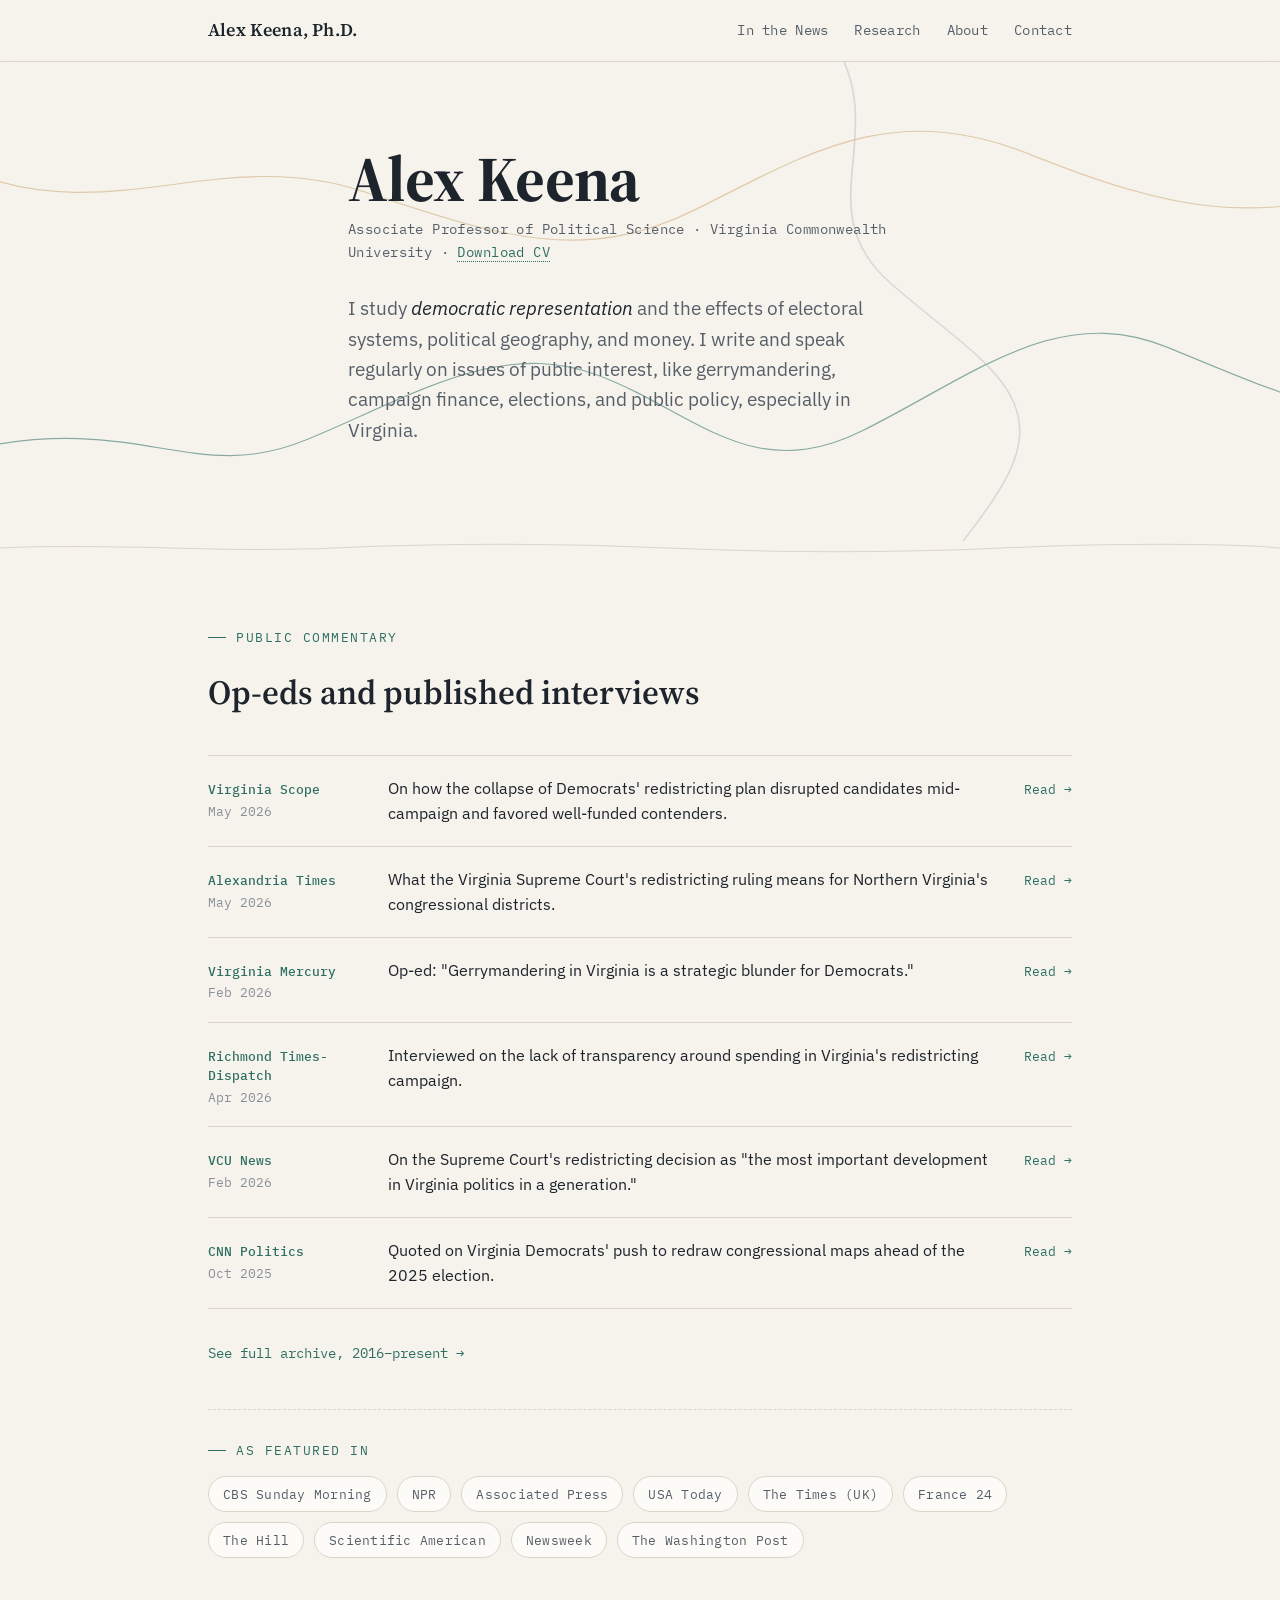
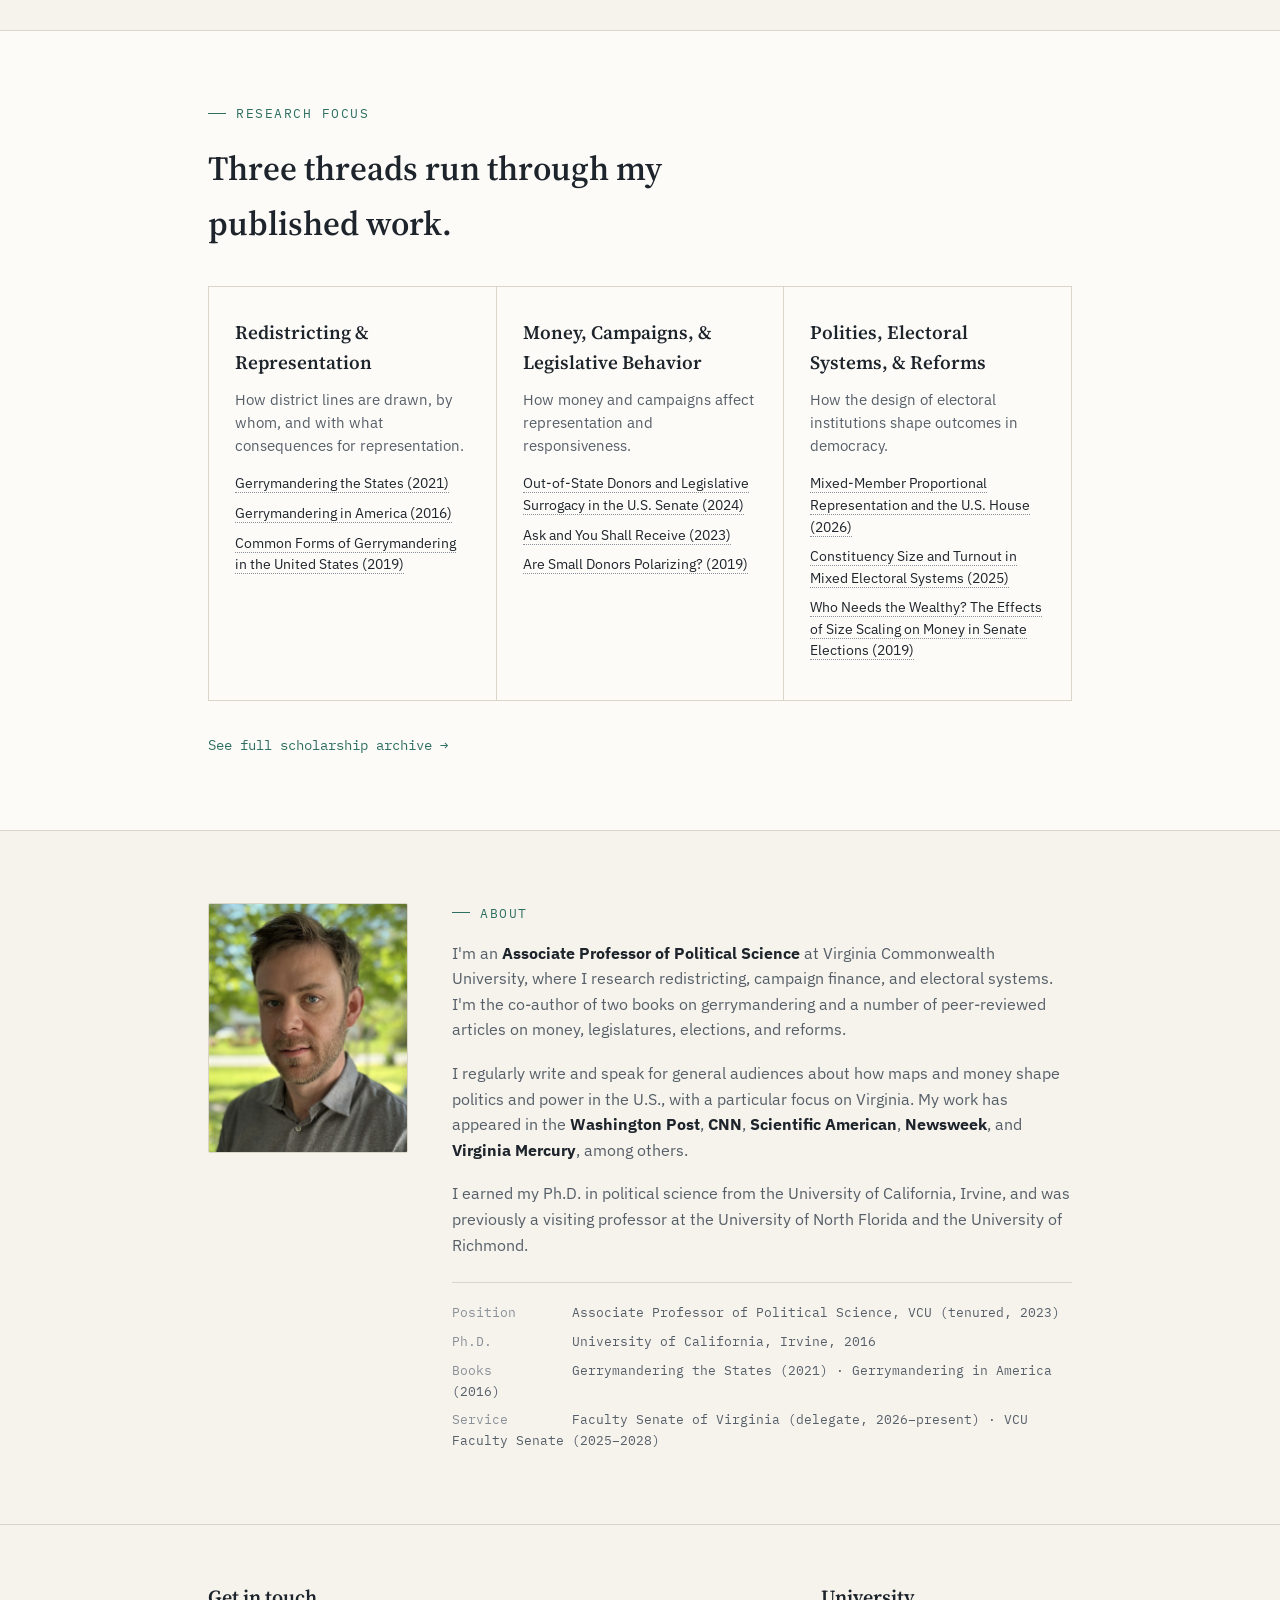
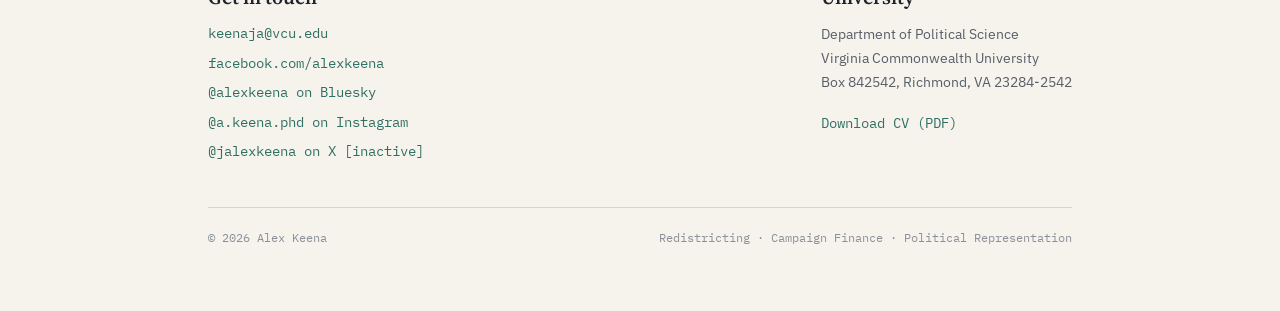
<file: index.html>
<!DOCTYPE html>
<html lang="en">
<head>
<meta charset="UTF-8">
<meta name="viewport" content="width=device-width, initial-scale=1.0">
<title>Alex Keena — Political Science, VCU</title>
<meta name="description" content="Alex Keena is a political scientist at VCU studying redistricting, gerrymandering, and money in American elections.">
<link rel="preconnect" href="https://fonts.googleapis.com">
<link rel="preconnect" href="https://fonts.gstatic.com" crossorigin>
<link href="https://fonts.googleapis.com/css2?family=Source+Serif+4:ital,opsz,wght@0,8..60,400;0,8..60,500;0,8..60,600;0,8..60,700;1,8..60,500&family=IBM+Plex+Sans:wght@400;500;600&family=IBM+Plex+Mono:wght@400;500&display=swap" rel="stylesheet">
<link rel="stylesheet" href="style.css">

</head>
<body>

<header class="site-nav">
  <div class="nav-inner">
    <div class="nav-name">Alex Keena, Ph.D.</div>
    <button class="nav-toggle" id="navToggle" aria-label="Toggle menu" aria-expanded="false">
      <svg viewBox="0 0 24 24" fill="none" stroke-width="2"><line x1="3" y1="6" x2="21" y2="6"/><line x1="3" y1="12" x2="21" y2="12"/><line x1="3" y1="18" x2="21" y2="18"/></svg>
    </button>
    <nav class="links" id="navLinks">
      <a href="#news">In the News</a>
      <a href="#research">Research</a>
      <a href="#about">About</a>
      <a href="#contact">Contact</a>
    </nav>
  </div>
</header>

<section class="hero">
  <svg class="hero-line-svg" viewBox="0 0 920 520" preserveAspectRatio="none" aria-hidden="true">
    <path class="p1" d="M -20,420 C 100,380 140,460 220,410 S 360,300 430,340 S 540,460 620,400 S 760,260 840,310 S 980,400 1000,360" />
    <path class="p2" d="M -20,120 C 80,180 160,90 260,140 S 420,220 500,160 S 640,40 740,100 S 900,180 1000,130" />
    <path class="p3" d="M 600,-20 C 640,80 580,160 640,240 S 760,360 720,460 S 660,540 700,600" />
  </svg>
  <div class="wrap hero-content">
    <h1>Alex Keena</h1>
    <div class="role">Associate Professor of Political Science · Virginia Commonwealth University · <a href="https://drive.google.com/file/d/118q1OShhWem_gpehyqq2FQOrkwC8231Q/view" target="_blank" rel="noopener" class="cv-inline">Download CV</a></div>
    <p class="lede">I study <em>democratic representation</em> and the effects of electoral systems, political geography, and money. 
      
    I write and speak regularly on issues of public interest, like gerrymandering, campaign finance, elections, and public policy, especially in Virginia.</p>
  </div>
</section>

<div class="divider"><svg viewBox="0 0 920 14" preserveAspectRatio="none"><path d="M0,7 C 80,2 160,12 240,7 S 400,2 480,7 S 640,12 720,7 S 880,2 920,7"/></svg></div>

<section id="news">
  <div class="wrap">
    <div class="eyebrow">Public Commentary</div>
    <h2 class="section-title">Op-eds and published interviews</h2>

    <div class="commentary-list">
      <div class="commentary-item">
        <div class="commentary-meta"><span class="outlet">Virginia Scope</span>May 2026</div>
        <div class="commentary-desc">On how the collapse of Democrats' redistricting plan disrupted candidates mid-campaign and favored well-funded contenders.</div>
        <div class="commentary-link"><a href="https://www.virginiascope.com/democrats-primary-plans-crumble-after-redistricting-loss/" target="_blank" rel="noopener">Read →</a></div>
      </div>
      <div class="commentary-item">
        <div class="commentary-meta"><span class="outlet">Alexandria Times</span>May 2026</div>
        <div class="commentary-desc">What the Virginia Supreme Court's redistricting ruling means for Northern Virginia's congressional districts.</div>
        <div class="commentary-link"><a href="https://alextimes.com/local-news/local-government/elections/what-does-the-redistricting-battle-mean-for-alexandria/" target="_blank" rel="noopener">Read →</a></div>
      </div>
      <div class="commentary-item">
        <div class="commentary-meta"><span class="outlet">Virginia Mercury</span>Feb 2026</div>
        <div class="commentary-desc">Op-ed: "Gerrymandering in Virginia is a strategic blunder for Democrats."</div>
        <div class="commentary-link"><a href="https://virginiamercury.com/2026/02/09/gerrymandering-in-virginia-is-a-strategic-blunder-for-democrats/" target="_blank" rel="noopener">Read →</a></div>
      </div>
      <div class="commentary-item">
        <div class="commentary-meta"><span class="outlet">Richmond Times-Dispatch</span>Apr 2026</div>
        <div class="commentary-desc">Interviewed on the lack of transparency around spending in Virginia's redistricting campaign.</div>
        <div class="commentary-link"><a href="https://richmond.com/news/state-regional/government-politics/elections/article_bbca10f8-5e83-46d0-90af-a4e0767ef361.html" target="_blank" rel="noopener">Read →</a></div>
      </div>
      <div class="commentary-item">
        <div class="commentary-meta"><span class="outlet">VCU News</span>Feb 2026</div>
        <div class="commentary-desc">On the Supreme Court's redistricting decision as "the most important development in Virginia politics in a generation."</div>
        <div class="commentary-link"><a href="https://news.vcu.edu/article/supreme_courts_redistricting_decision_may_be_most_important_development" target="_blank" rel="noopener">Read →</a></div>
      </div>
      <div class="commentary-item">
        <div class="commentary-meta"><span class="outlet">CNN Politics</span>Oct 2025</div>
        <div class="commentary-desc">Quoted on Virginia Democrats' push to redraw congressional maps ahead of the 2025 election.</div>
        <div class="commentary-link"><a href="https://www.cnn.com/2025/10/27/politics/virginia-democrats-redistricting-spanberger" target="_blank" rel="noopener">Read →</a></div>
      </div>
    </div>
    <a class="more-link" href="archive.html">See full archive, 2016–present →</a>

    <div class="press-strip">
      <div class="eyebrow">As Featured In</div>
      <div class="press-tags">
        <a href="https://www.cbsnews.com/news/why-gerrymandering-has-gotten-worse/" target="_blank" rel="noopener">CBS Sunday Morning</a>
        <a href="https://www.npr.org/local/305/2021/10/18/1047021030/contentious-redistricting-process-down-to-the-wire-in-virginia" target="_blank" rel="noopener">NPR</a>
        <a href="https://apnews.com/article/elections-ohio-virginia-redistricting-voting-districts-b27ebd5a7dd99ad613ac896ed16ffcde" target="_blank" rel="noopener">Associated Press</a>
        <a href="https://www.usatoday.com/story/news/politics/elections/2025/04/20/virginia-governor-race-2025/82882051007/" target="_blank" rel="noopener">USA Today</a>
        <a href="https://www.thetimes.com/world/us-world/article/virginia-democrat-republican-swing-state-election-2024-37zh6xlf8" target="_blank" rel="noopener">The Times (UK)</a>
        <a href="https://www.france24.com/en/live-news/20240502-as-student-protests-shake-us-campuses-biden-mum" target="_blank" rel="noopener">France 24</a>
        <a href="https://thehill.com/regulation/court-battles/448876-supreme-court-hands-virginia-democrats-a-win-in-gerrymandering-case/" target="_blank" rel="noopener">The Hill</a>
        <a href="https://www.scientificamerican.com/article/electoral-engineering-and-the-freedom-to-vote/" target="_blank" rel="noopener">Scientific American</a>
        <a href="https://www.newsweek.com/how-supreme-court-enabled-gerrymandering-boundaries-692836" target="_blank" rel="noopener">Newsweek</a>
        <a href="https://www.washingtonpost.com/politics/2021/05/04/redistricting-might-gain-republicans-few-seats-congress-their-real-gains-will-be-state-legislatures/" target="_blank" rel="noopener">The Washington Post</a>
      </div>
    </div>
  </div>
</section>

<section class="alt" id="research">
  <div class="wrap">
    <div class="eyebrow">Research Focus</div>
    <h2 class="section-title">Three threads run through my published work.</h2>

    <div class="research-grid">
      <div class="research-card">
        <h3>Redistricting &amp; Representation</h3>
        <p>How district lines are drawn, by whom, and with what consequences for representation.</p>
        <ul>
          <li><a href="https://doi.org/10.1017/9781108995849" target="_blank" rel="noopener">Gerrymandering the States (2021)</a></li>
          <li><a href="https://doi.org/10.1017/CBO9781316534342" target="_blank" rel="noopener">Gerrymandering in America (2016)</a></li>
          <li><a href="https://doi.org/10.7206/DEC.1733-0092.130" target="_blank" rel="noopener">Common Forms of Gerrymandering in the United States (2019)</a></li>
        </ul>
      </div>
      <div class="research-card">
        <h3>Money, Campaigns, &amp; Legislative Behavior</h3>
        <p>How money and campaigns affect representation and responsiveness.</p>
        <ul>
          <li><a href="https://doi.org/10.1177/10659129241249171" target="_blank" rel="noopener">Out-of-State Donors and Legislative Surrogacy in the U.S. Senate (2024)</a></li>
          <li><a href="https://doi.org/10.1177/10659129231186414" target="_blank" rel="noopener">Ask and You Shall Receive (2023)</a></li>
          <li><a href="https://doi.org/10.1089/elj.2018.0498" target="_blank" rel="noopener">Are Small Donors Polarizing? (2019)</a></li>
        </ul>
      </div>
      <div class="research-card">
        <h3>Polities, Electoral Systems, &amp; Reforms</h3>
        <p>How the design of electoral institutions shape outcomes in democracy.</p>
        <ul>
          <li><a href="https://doi.org/10.1177/10659129261444345" target="_blank" rel="noopener">Mixed-Member Proportional Representation and the U.S. House (2026)</a></li>
          <li><a href="https://doi.org/10.1007/s11127-025-01274-5" target="_blank" rel="noopener">Constituency Size and Turnout in Mixed Electoral Systems (2025)</a></li>
          <li><a href="https://doi.org/10.1080/07343469.2019.1572673" target="_blank" rel="noopener">Who Needs the Wealthy? The Effects of Size Scaling on Money in Senate Elections (2019)</a></li>
        </ul>
      </div>
    </div>
    <a class="more-link" href="scholarship.html">See full scholarship archive →</a>
  </div>
</section>

<section id="about">
  <div class="wrap about-layout">
    <div class="about-photo"><img src="photo.jpg" alt="Portrait of Alex Keena"></div>
    <div class="about-text">
      <div class="eyebrow">About</div>
      <p>I'm an <strong>Associate Professor of Political Science</strong> at Virginia Commonwealth University, where I research redistricting, campaign finance, and electoral systems. I'm the co-author of two books on gerrymandering and a number of peer-reviewed articles on money, legislatures, elections, and reforms.</p>
      <p>I regularly write and speak for general audiences about how maps and money shape politics and power in the U.S., with a particular focus on Virginia. My work has appeared in the <strong>Washington Post</strong>, <strong>CNN</strong>, <strong>Scientific American</strong>, <strong>Newsweek</strong>, and <strong>Virginia Mercury</strong>, among others.</p>
      <p>I earned my Ph.D. in political science from the University of California, Irvine, and was previously a visiting professor at the University of North Florida and the University of Richmond.</p>

      <div class="credentials">
        <div><span class="label">Position</span>Associate Professor of Political Science, VCU (tenured, 2023)</div>
        <div><span class="label">Ph.D.</span>University of California, Irvine, 2016</div>
        <div><span class="label">Books</span>Gerrymandering the States (2021) · Gerrymandering in America (2016)</div>
        <div><span class="label">Service</span>Faculty Senate of Virginia (delegate, 2026–present) · VCU Faculty Senate (2025–2028)</div>
      </div>

     
    </div>
  </div>
</section>

<footer id="contact">
  <div class="wrap">
    <div class="footer-grid">
      <div>
        <div class="ftitle">Get in touch</div>
        <div class="footer-links">
          <a href="mailto:keenaja@vcu.edu">keenaja@vcu.edu</a>
          <a href="https://facebook.com/alexkeena" target="_blank" rel="noopener">facebook.com/alexkeena</a>
          <a href="https://bsky.app/profile/alexkeena.bsky.social" target="_blank" rel="noopener">@alexkeena on Bluesky</a>
          <a href="https://instagram.com/a.keena.phd" target="_blank" rel="noopener">@a.keena.phd on Instagram</a>
          <a href="https://twitter.com/jalexkeena" target="_blank" rel="noopener">@jalexkeena on X [inactive]</a>
        </div>
      </div>
      <div>
        <div class="ftitle">University</div>
        <address>
          Department of Political Science<br>
          Virginia Commonwealth University<br>
          Box 842542, Richmond, VA 23284-2542
        </address>
        <p></p>
        <a href="https://drive.google.com/file/d/118q1OShhWem_gpehyqq2FQOrkwC8231Q/view" target="_blank" rel="noopener">Download CV (PDF)</a>
      </div>
    </div>
    <div class="footer-bottom">
      <span>© <span id="year"></span> Alex Keena</span>
      <span>Redistricting · Campaign Finance · Political Representation</span>
    </div>
  </div>
</footer>

<script>
  document.getElementById('year').textContent = new Date().getFullYear();
  const toggle = document.getElementById('navToggle');
  const links = document.getElementById('navLinks');
  toggle.addEventListener('click', () => {
    const open = links.classList.toggle('open');
    toggle.setAttribute('aria-expanded', open ? 'true' : 'false');
  });
  links.querySelectorAll('a').forEach(a => a.addEventListener('click', () => {
    links.classList.remove('open');
    toggle.setAttribute('aria-expanded', 'false');
  }));
</script>

</body>
</html>
</file>
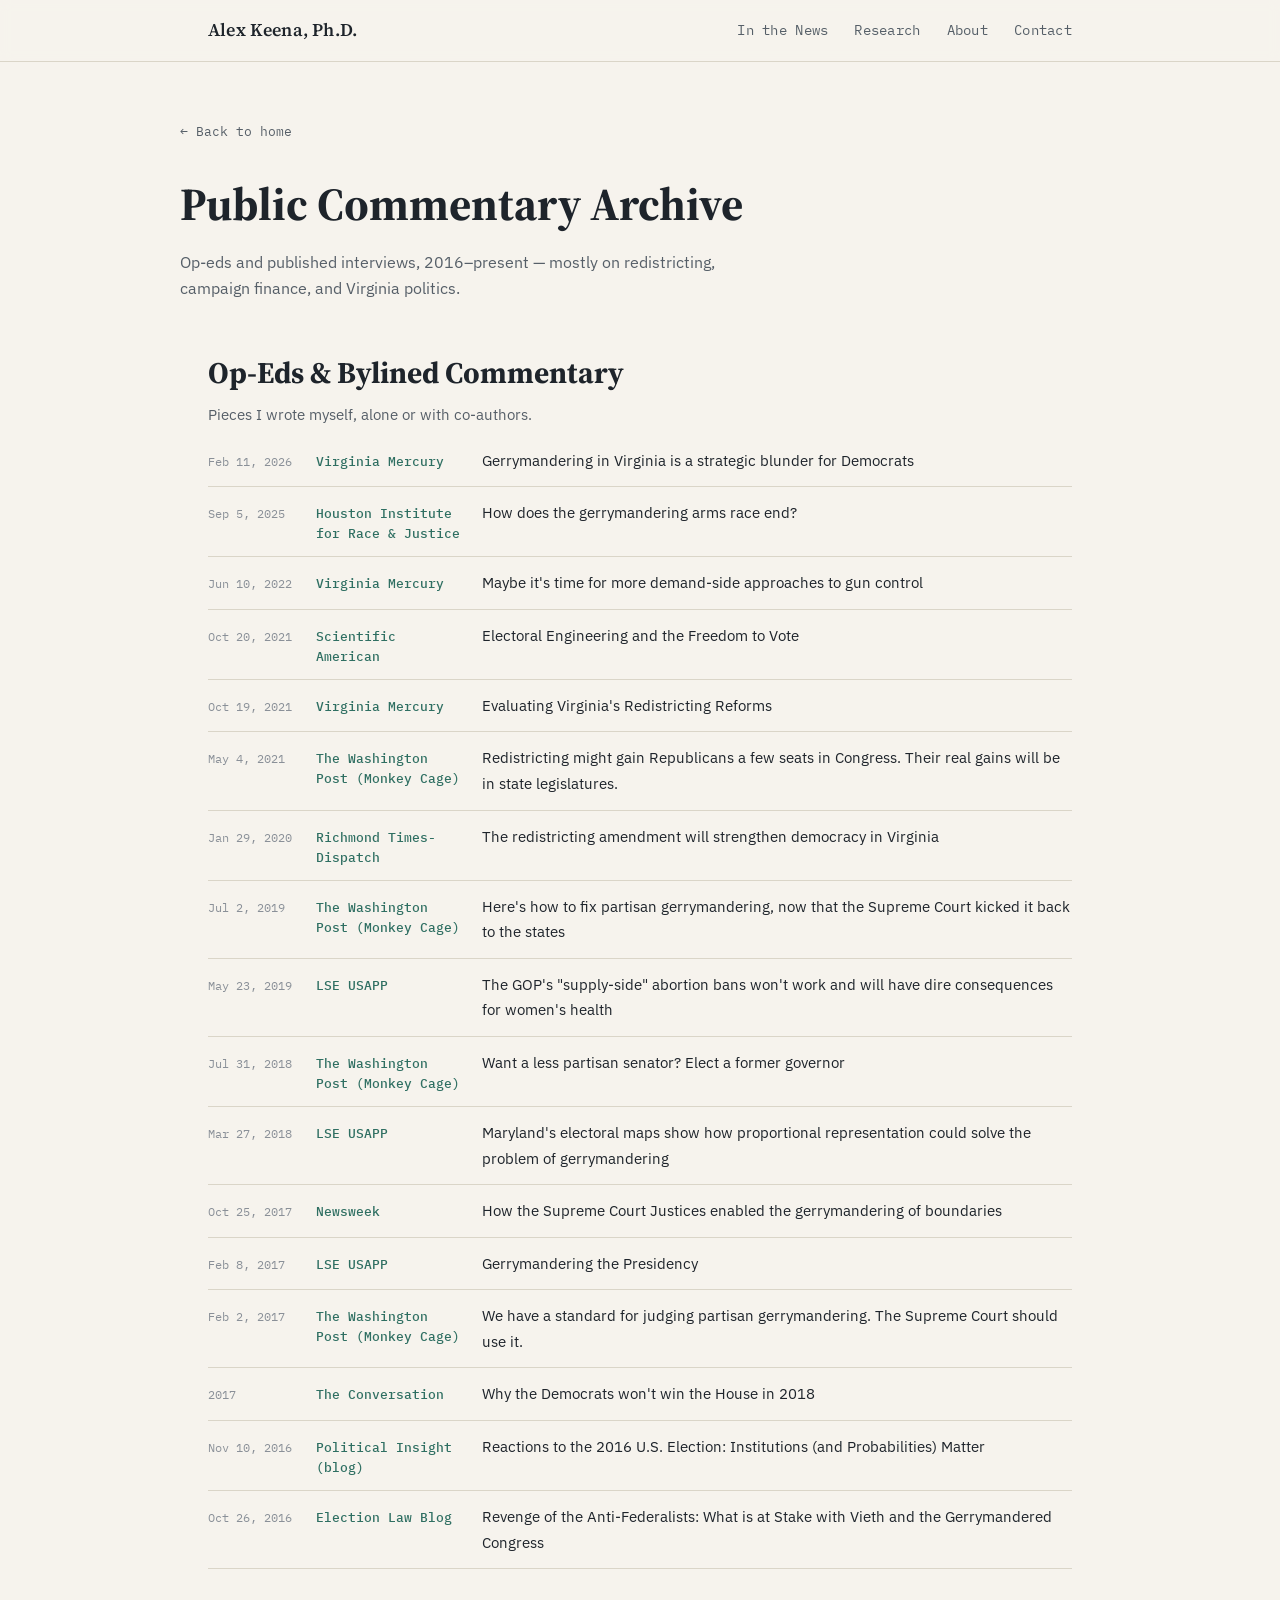
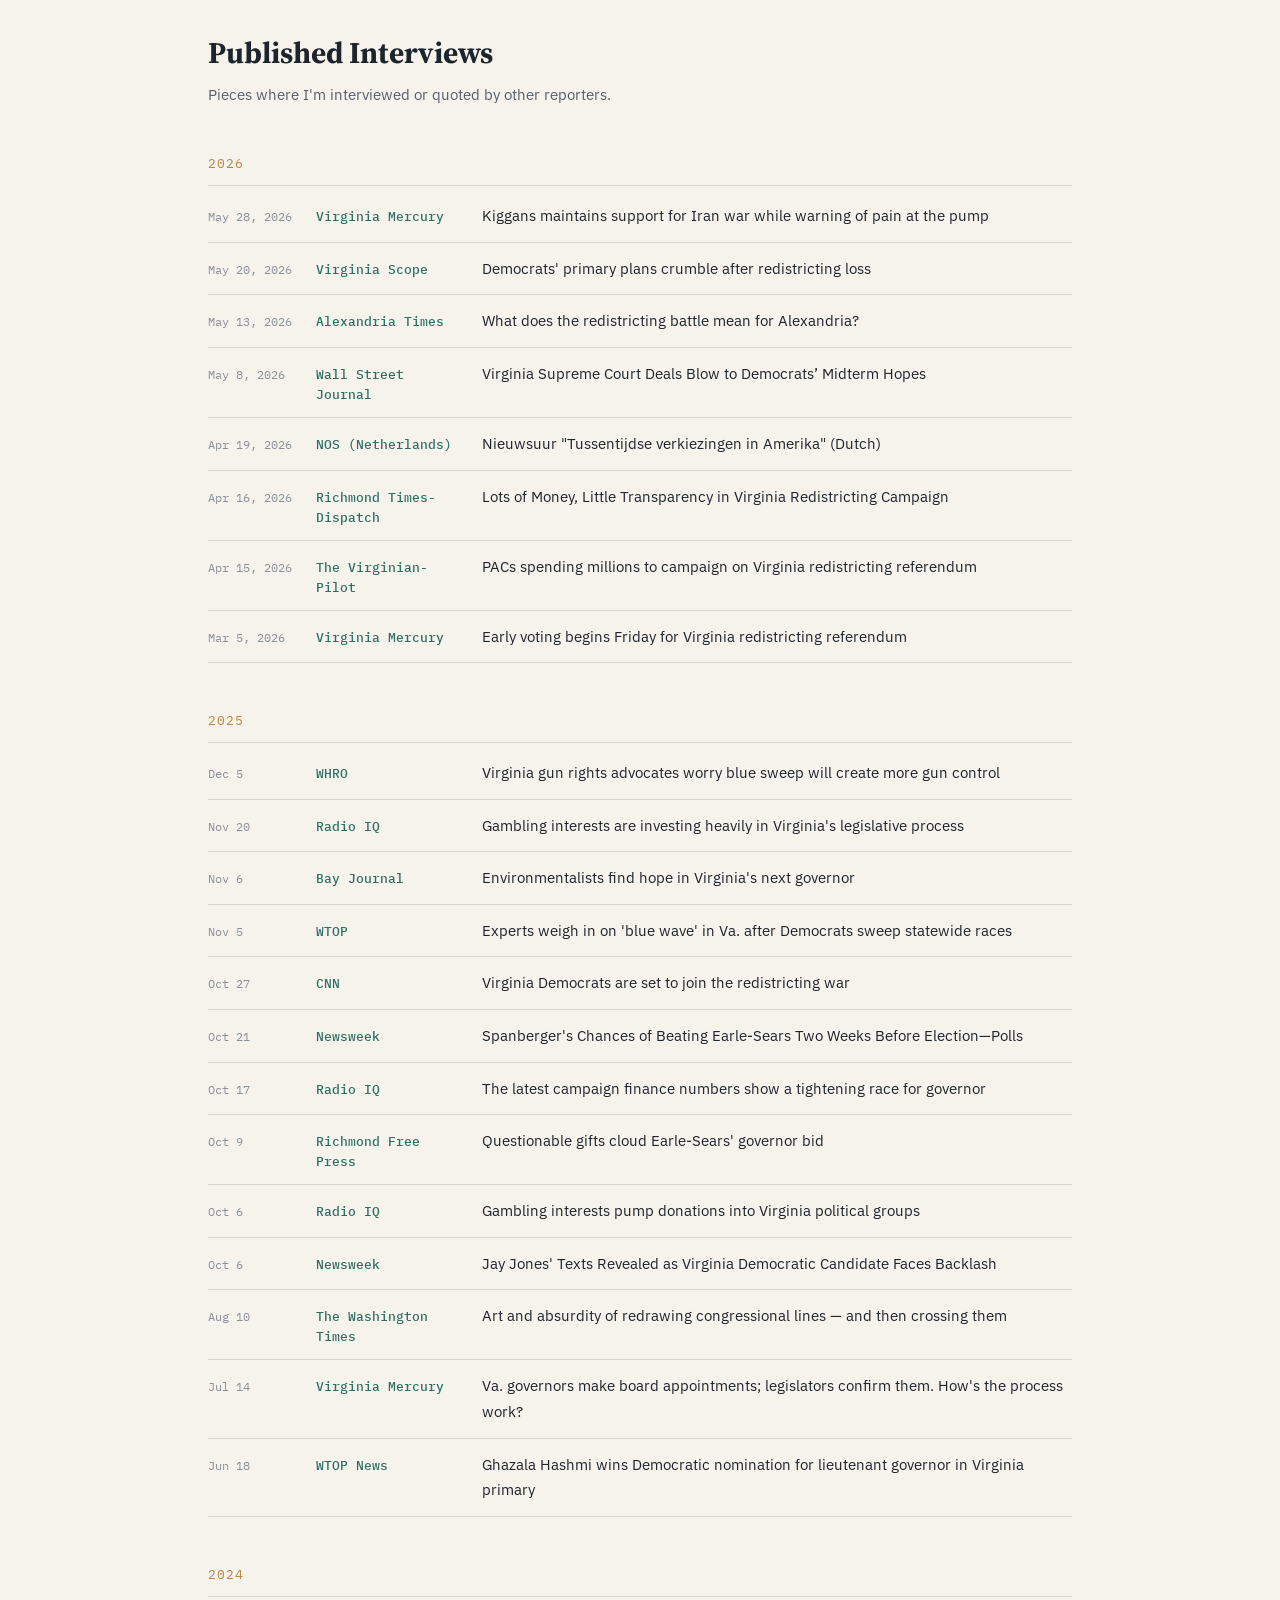
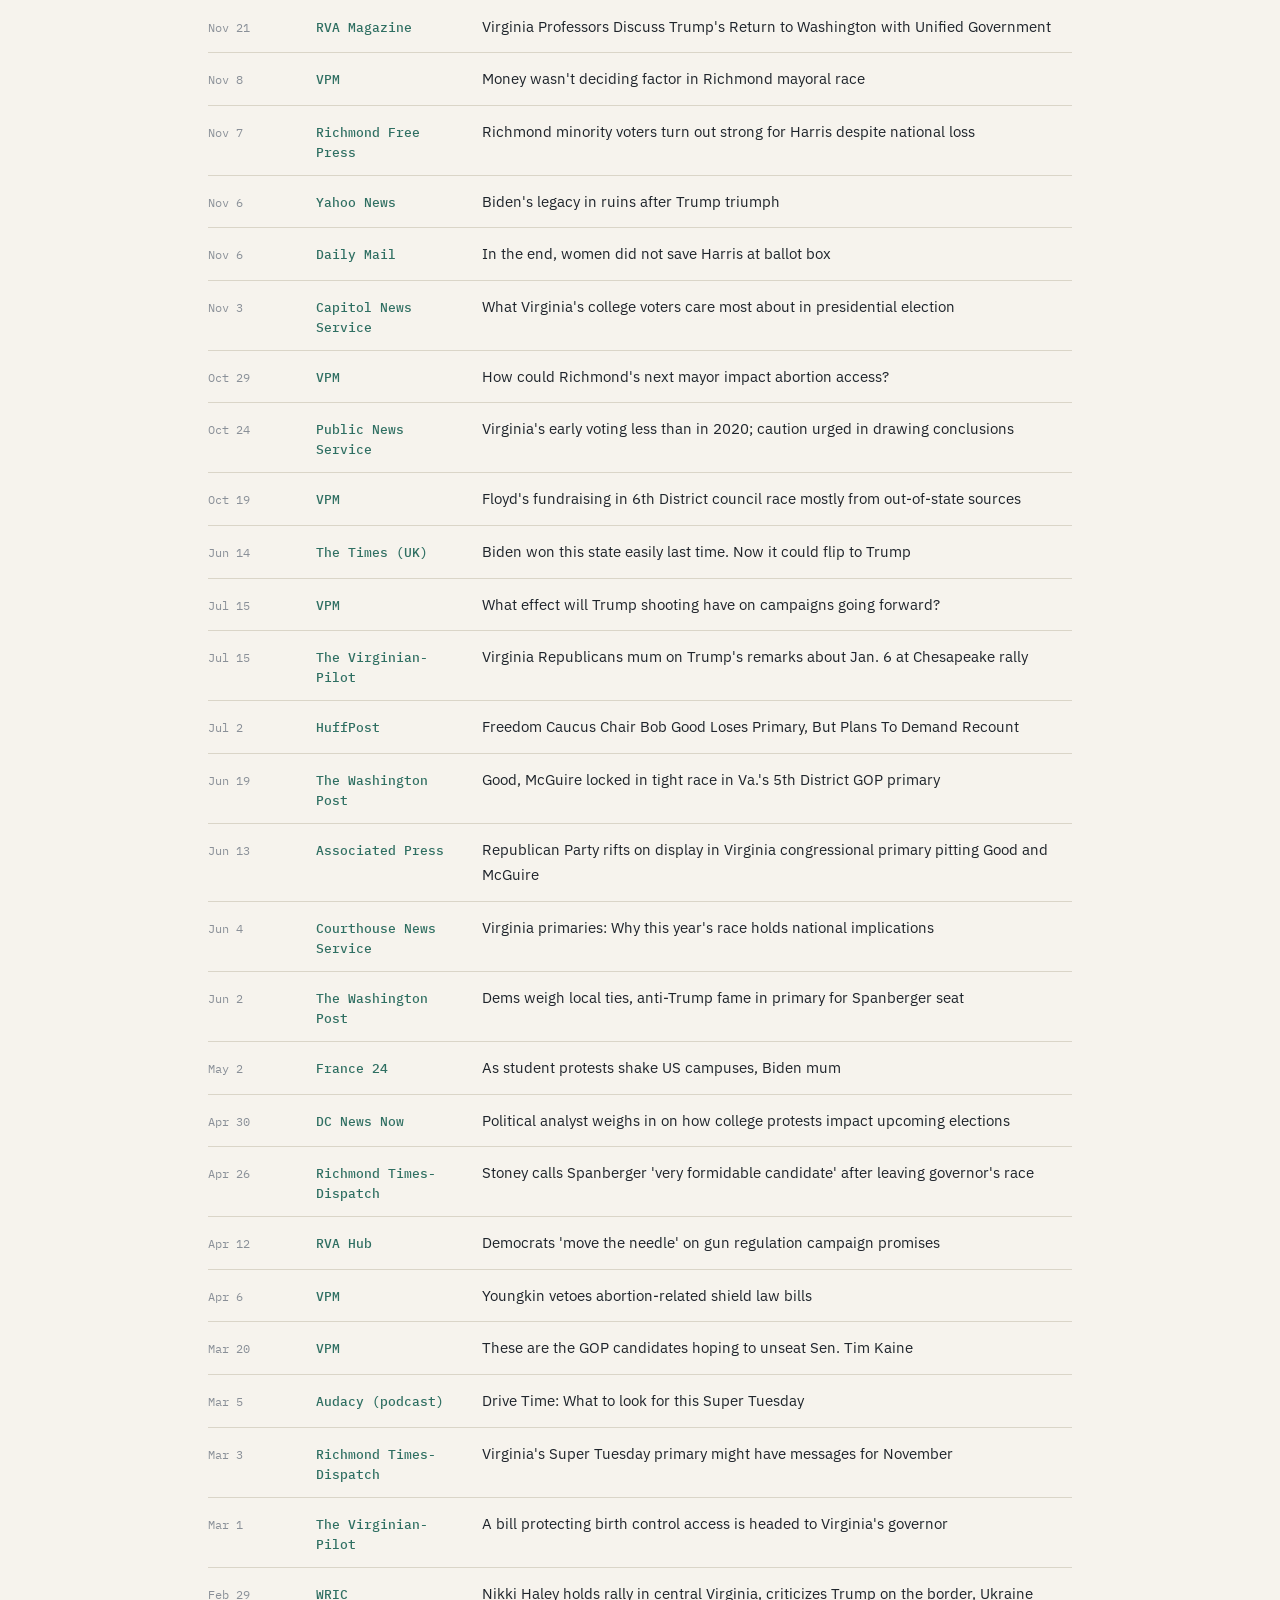
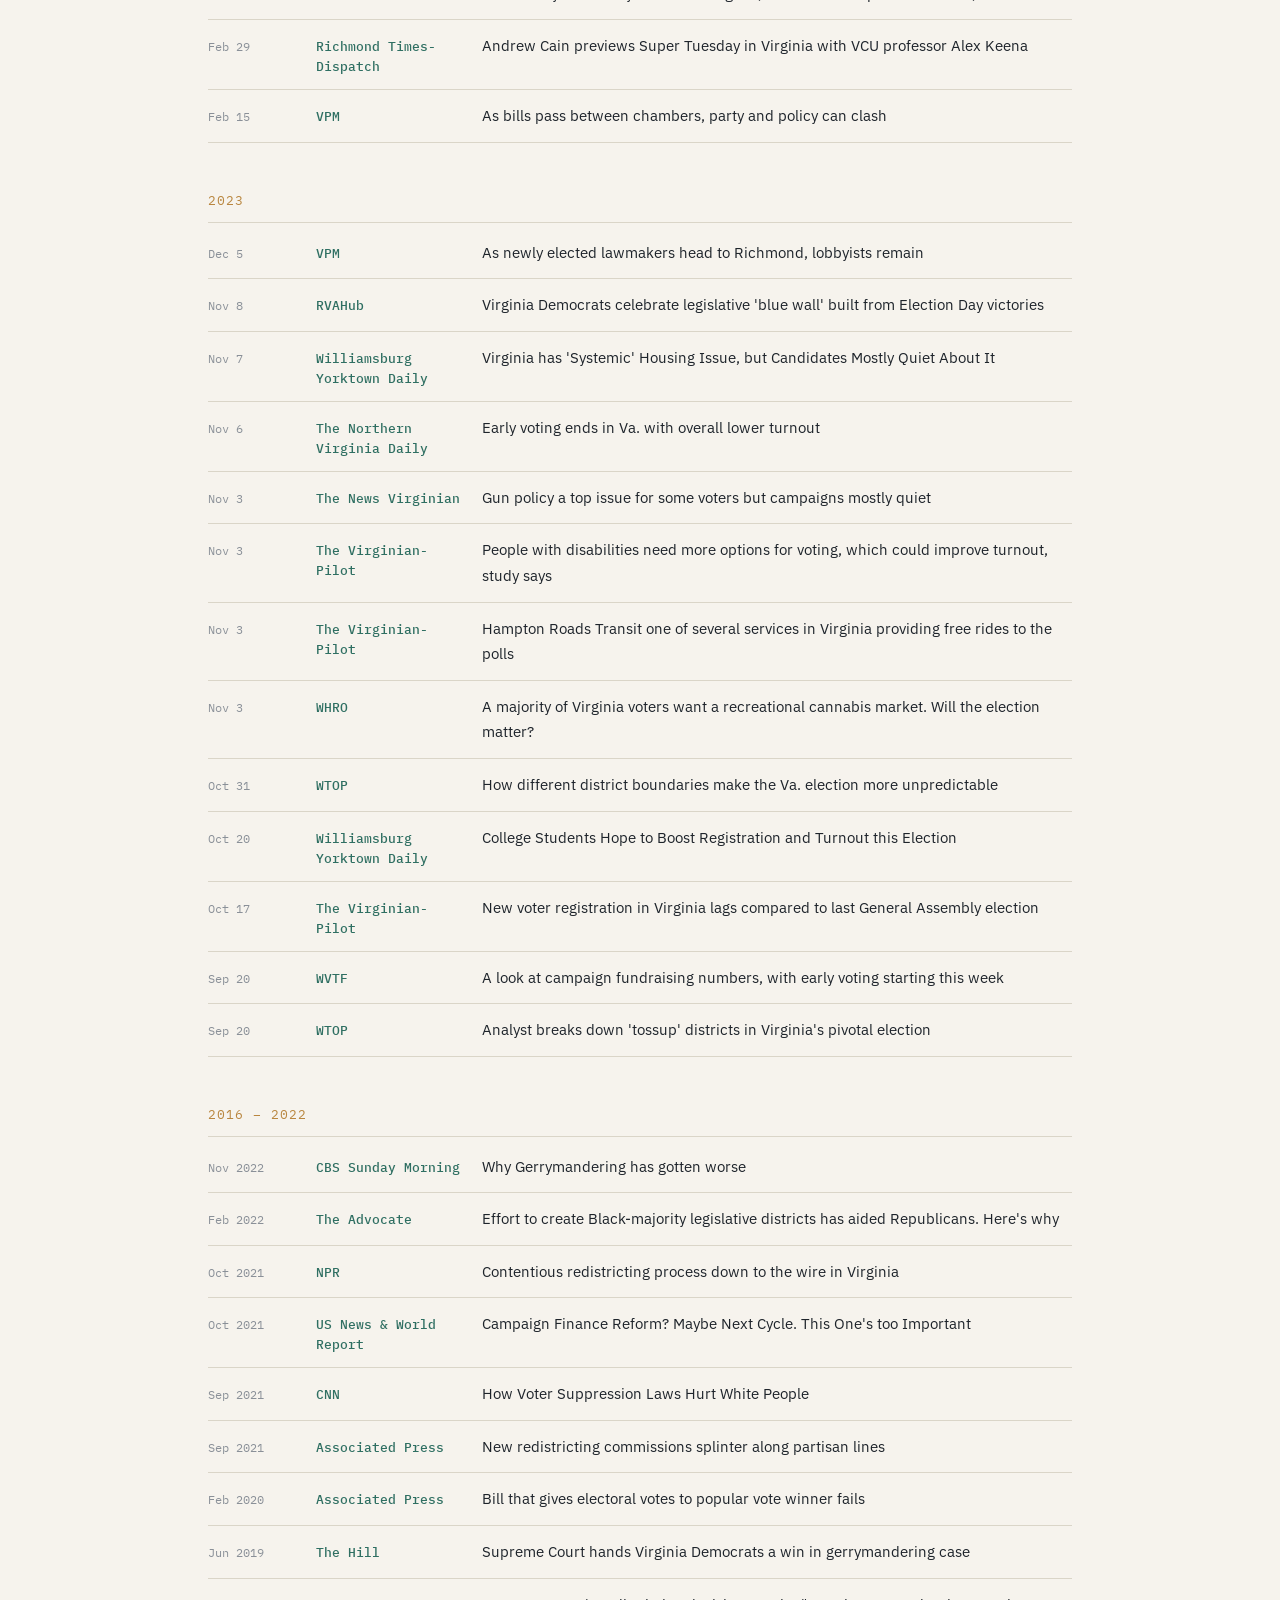
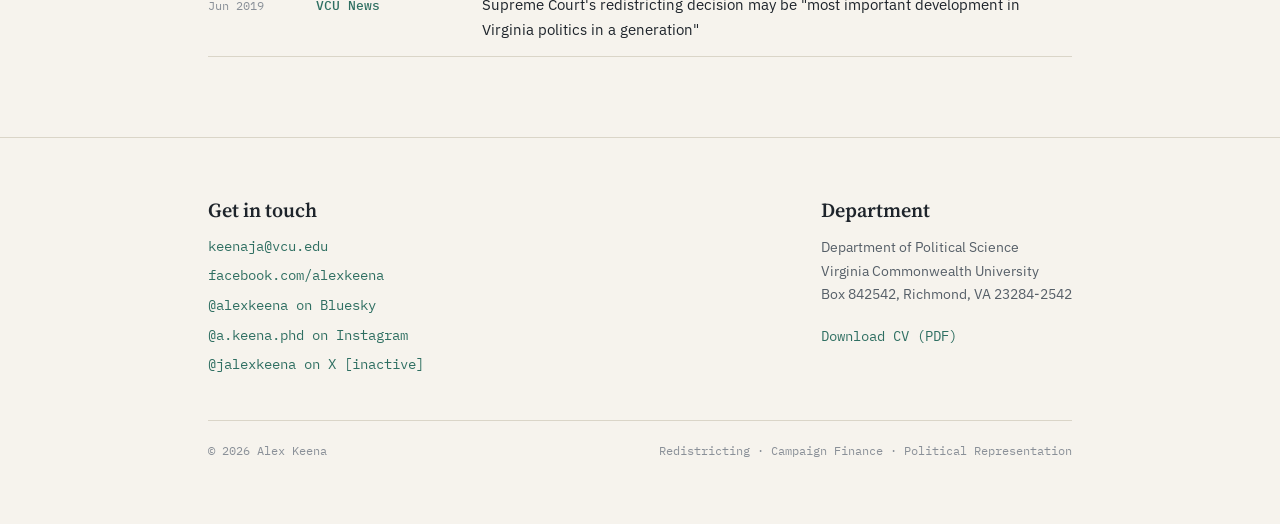
<file: archive.html>
<!DOCTYPE html>
<html lang="en">
<head>
<meta charset="UTF-8">
<meta name="viewport" content="width=device-width, initial-scale=1.0">
<title>Public Commentary Archive — Alex Keena</title>
<meta name="description" content="Full archive of Alex Keena's media appearances, op-eds, and interviews, 2016–present.">
<link rel="preconnect" href="https://fonts.googleapis.com">
<link rel="preconnect" href="https://fonts.gstatic.com" crossorigin>
<link href="https://fonts.googleapis.com/css2?family=Source+Serif+4:ital,opsz,wght@0,8..60,400;0,8..60,500;0,8..60,600;0,8..60,700;1,8..60,500&family=IBM+Plex+Sans:wght@400;500;600&family=IBM+Plex+Mono:wght@400;500&display=swap" rel="stylesheet">
<link rel="stylesheet" href="style.css">
</head>
<body>

<header class="site-nav">
  <div class="nav-inner">
    <div class="nav-name">Alex Keena, Ph.D.</div>
    <button class="nav-toggle" id="navToggle" aria-label="Toggle menu" aria-expanded="false">
      <svg viewBox="0 0 24 24" fill="none" stroke-width="2"><line x1="3" y1="6" x2="21" y2="6"/><line x1="3" y1="12" x2="21" y2="12"/><line x1="3" y1="18" x2="21" y2="18"/></svg>
    </button>
    <nav class="links" id="navLinks">
      <a href="archive.html">In the News</a>
      <a href="scholarship.html">Research</a>
      <a href="index.html#about">About</a>
      <a href="index.html#contact">Contact</a>
    </nav>
  </div>
</header>

<div class="wrap archive-header">
  <a class="back-link" href="index.html">← Back to home</a>
  <h1>Public Commentary Archive</h1>
  <p>Op-eds and published interviews, 2016–present — mostly on redistricting, campaign finance, and Virginia politics.</p>
</div>

<div class="wrap" style="padding-bottom: 80px;">

  <div class="commentary-section">
    <h2 class="commentary-section-heading">Op-Eds &amp; Bylined Commentary</h2>
    <p class="commentary-section-desc">Pieces I wrote myself, alone or with co-authors.</p>
    <div class="archive-list">
      <div class="archive-item"><div class="a-date">Feb 11, 2026</div><div class="a-outlet">Virginia Mercury</div><div class="a-title"><a href="https://virginiamercury.com/2026/02/09/gerrymandering-in-virginia-is-a-strategic-blunder-for-democrats/" target="_blank" rel="noopener">Gerrymandering in Virginia is a strategic blunder for Democrats</a></div></div>
      <div class="archive-item"><div class="a-date">Sep 5, 2025</div><div class="a-outlet">Houston Institute for Race &amp; Justice</div><div class="a-title"><a href="https://houstoninstitute.substack.com/p/how-does-the-gerrymandering-arms" target="_blank" rel="noopener">How does the gerrymandering arms race end?</a></div></div>
      <div class="archive-item"><div class="a-date">Jun 10, 2022</div><div class="a-outlet">Virginia Mercury</div><div class="a-title"><a href="https://www.virginiamercury.com/2022/06/10/a-demand-side-approach-to-gun-control/" target="_blank" rel="noopener">Maybe it's time for more demand-side approaches to gun control</a></div></div>
      <div class="archive-item"><div class="a-date">Oct 20, 2021</div><div class="a-outlet">Scientific American</div><div class="a-title"><a href="https://www.scientificamerican.com/article/electoral-engineering-and-the-freedom-to-vote/" target="_blank" rel="noopener">Electoral Engineering and the Freedom to Vote</a></div></div>
      <div class="archive-item"><div class="a-date">Oct 19, 2021</div><div class="a-outlet">Virginia Mercury</div><div class="a-title"><a href="https://www.virginiamercury.com/2021/10/19/evaluating-virginias-redistricting-reforms/" target="_blank" rel="noopener">Evaluating Virginia's Redistricting Reforms</a></div></div>
      <div class="archive-item"><div class="a-date">May 4, 2021</div><div class="a-outlet">The Washington Post (Monkey Cage)</div><div class="a-title"><a href="https://www.washingtonpost.com/politics/2021/05/04/redistricting-might-gain-republicans-few-seats-congress-their-real-gains-will-be-state-legislatures/" target="_blank" rel="noopener">Redistricting might gain Republicans a few seats in Congress. Their real gains will be in state legislatures.</a></div></div>
      <div class="archive-item"><div class="a-date">Jan 29, 2020</div><div class="a-outlet">Richmond Times-Dispatch</div><div class="a-title"><a href="https://www.richmond.com/opinion/columnists/alex-keena-michael-d-gilbert-and-rebecca-green-column-the/article_a0f8f5e3-542d-5f73-9337-4387984a80c3.html" target="_blank" rel="noopener">The redistricting amendment will strengthen democracy in Virginia</a></div></div>
      <div class="archive-item"><div class="a-date">Jul 2, 2019</div><div class="a-outlet">The Washington Post (Monkey Cage)</div><div class="a-title"><a href="https://www.washingtonpost.com/politics/2019/07/02/heres-how-fix-partisan-gerrymandering-now-that-supreme-court-kicked-it-back-states/" target="_blank" rel="noopener">Here's how to fix partisan gerrymandering, now that the Supreme Court kicked it back to the states</a></div></div>
      <div class="archive-item"><div class="a-date">May 23, 2019</div><div class="a-outlet">LSE USAPP</div><div class="a-title"><a href="https://blogs.lse.ac.uk/usappblog/2019/05/23/the-gops-supply-side-abortion-bans-wont-work-and-will-have-dire-consequences-for-womens-health/" target="_blank" rel="noopener">The GOP's "supply-side" abortion bans won't work and will have dire consequences for women's health</a></div></div>
      <div class="archive-item"><div class="a-date">Jul 31, 2018</div><div class="a-outlet">The Washington Post (Monkey Cage)</div><div class="a-title"><a href="https://www.washingtonpost.com/news/monkey-cage/wp/2018/07/31/want-a-less-partisan-senator-elect-a-former-governor" target="_blank" rel="noopener">Want a less partisan senator? Elect a former governor</a></div></div>
      <div class="archive-item"><div class="a-date">Mar 27, 2018</div><div class="a-outlet">LSE USAPP</div><div class="a-title"><a href="http://eprints.lse.ac.uk/89307/" target="_blank" rel="noopener">Maryland's electoral maps show how proportional representation could solve the problem of gerrymandering</a></div></div>
      <div class="archive-item"><div class="a-date">Oct 25, 2017</div><div class="a-outlet">Newsweek</div><div class="a-title"><a href="https://www.newsweek.com/how-supreme-court-enabled-gerrymandering-boundaries-692836" target="_blank" rel="noopener">How the Supreme Court Justices enabled the gerrymandering of boundaries</a></div></div>
      <div class="archive-item"><div class="a-date">Feb 8, 2017</div><div class="a-outlet">LSE USAPP</div><div class="a-title"><a href="http://blogs.lse.ac.uk/usappblog/2017/02/08/gerrymandering-the-presidency-why-trump-could-lose-the-popular-vote-in-2020-by-6-percent-and-still-win-a-second-term/" target="_blank" rel="noopener">Gerrymandering the Presidency</a></div></div>
      <div class="archive-item"><div class="a-date">Feb 2, 2017</div><div class="a-outlet">The Washington Post (Monkey Cage)</div><div class="a-title"><a href="https://www.washingtonpost.com/news/monkey-cage/wp/2017/02/02/we-have-a-standard-for-judging-partisan-gerrymandering-the-supreme-court-should-use-it/" target="_blank" rel="noopener">We have a standard for judging partisan gerrymandering. The Supreme Court should use it.</a></div></div>
      <div class="archive-item"><div class="a-date">2017</div><div class="a-outlet">The Conversation</div><div class="a-title"><a href="https://theconversation.com/why-the-democrats-wont-win-the-house-in-2018-68037" target="_blank" rel="noopener">Why the Democrats won't win the House in 2018</a></div></div>
      <div class="archive-item"><div class="a-date">Nov 10, 2016</div><div class="a-outlet">Political Insight (blog)</div><div class="a-title"><a href="https://www.psa.ac.uk/insight-plus/blog/reaction-2016-us-election-institutions-and-probabilities-matter" target="_blank" rel="noopener">Reactions to the 2016 U.S. Election: Institutions (and Probabilities) Matter</a></div></div>
      <div class="archive-item"><div class="a-date">Oct 26, 2016</div><div class="a-outlet">Election Law Blog</div><div class="a-title"><a href="http://electionlawblog.org/?p=88114" target="_blank" rel="noopener">Revenge of the Anti-Federalists: What is at Stake with Vieth and the Gerrymandered Congress</a></div></div>
    </div>
  </div>

  <div class="commentary-section">
    <h2 class="commentary-section-heading">Published Interviews</h2>
    <p class="commentary-section-desc">Pieces where I'm interviewed or quoted by other reporters.</p>

    <div class="archive-year">2026</div>
    <div class="archive-list">
      <div class="archive-item"><div class="a-date">May 28, 2026</div><div class="a-outlet">Virginia Mercury</div><div class="a-title"><a href="https://virginiamercury.com/2026/05/28/kiggans-maintains-support-for-iran-war-while-warning-of-pain-at-the-pump/" target="_blank" rel="noopener">Kiggans maintains support for Iran war while warning of pain at the pump</a></div></div>
      <div class="archive-item"><div class="a-date">May 20, 2026</div><div class="a-outlet">Virginia Scope</div><div class="a-title"><a href="https://www.virginiascope.com/democrats-primary-plans-crumble-after-redistricting-loss/" target="_blank" rel="noopener">Democrats' primary plans crumble after redistricting loss</a></div></div>
      <div class="archive-item"><div class="a-date">May 13, 2026</div><div class="a-outlet">Alexandria Times</div><div class="a-title"><a href="https://alextimes.com/local-news/local-government/elections/what-does-the-redistricting-battle-mean-for-alexandria/" target="_blank" rel="noopener">What does the redistricting battle mean for Alexandria?</a></div></div>
      <div class="archive-item"><div class="a-date">May 8, 2026</div><div class="a-outlet">Wall Street Journal</div><div class="a-title"><a href="https://www.wsj.com/politics/elections/virginia-supreme-court-democrats-redistricting-40807eea" target="_blank" rel="noopener">Virginia Supreme Court Deals Blow to Democrats’ Midterm Hopes</a></div></div>
      <div class="archive-item"><div class="a-date">Apr 19, 2026</div><div class="a-outlet">NOS (Netherlands)</div><div class="a-title"><a href="https://npo.nl/start/afspelen/nieuwsuur_5410" target="_blank" rel="noopener">Nieuwsuur "Tussentijdse verkiezingen in Amerika" (Dutch)</a></div></div>
      <div class="archive-item"><div class="a-date">Apr 16, 2026</div><div class="a-outlet">Richmond Times-Dispatch</div><div class="a-title"><a href="https://richmond.com/news/state-regional/government-politics/elections/article_bbca10f8-5e83-46d0-90af-a4e0767ef361.html" target="_blank" rel="noopener">Lots of Money, Little Transparency in Virginia Redistricting Campaign</a></div></div>
      <div class="archive-item"><div class="a-date">Apr 15, 2026</div><div class="a-outlet">The Virginian-Pilot</div><div class="a-title"><a href="https://www.pilotonline.com/2026/04/15/pacs-spending-millions-to-campaign-on-virginia-redistricting-referendum/" target="_blank" rel="noopener">PACs spending millions to campaign on Virginia redistricting referendum</a></div></div>
      <div class="archive-item"><div class="a-date">Mar 5, 2026</div><div class="a-outlet">Virginia Mercury</div><div class="a-title"><a href="https://virginiamercury.com/2026/03/05/early-voting-begins-friday-for-virginia-redistricting-referendum/" target="_blank" rel="noopener">Early voting begins Friday for Virginia redistricting referendum</a></div></div>

      
    </div>

    <div class="archive-year">2025</div>
    <div class="archive-list">
      <div class="archive-item"><div class="a-date">Dec 5</div><div class="a-outlet">WHRO</div><div class="a-title"><a href="https://www.whro.org/virginia-government/2025-12-05/virginia-gun-rights-advocates-worry-blue-sweep-will-create-more-gun-control" target="_blank" rel="noopener">Virginia gun rights advocates worry blue sweep will create more gun control</a></div></div>
      <div class="archive-item"><div class="a-date">Nov 20</div><div class="a-outlet">Radio IQ</div><div class="a-title"><a href="https://www.wvtf.org/news/2025-11-20/gambling-interests-are-investing-heavily-in-virginias-legislative-process" target="_blank" rel="noopener">Gambling interests are investing heavily in Virginia's legislative process</a></div></div>
      <div class="archive-item"><div class="a-date">Nov 6</div><div class="a-outlet">Bay Journal</div><div class="a-title"><a href="https://www.bayjournal.com/news/policy/environmentalists-find-hope-in-virginia-s-next-governor/article_345f9818-7b15-47af-aba8-fd713fefa359.html" target="_blank" rel="noopener">Environmentalists find hope in Virginia's next governor</a></div></div>
      <div class="archive-item"><div class="a-date">Nov 5</div><div class="a-outlet">WTOP</div><div class="a-title"><a href="https://wtop.com/elections/2025/11/blue-wave-in-va-as-democrats-sweep-statewide-races-bolster-house-of-delegates-majority/" target="_blank" rel="noopener">Experts weigh in on 'blue wave' in Va. after Democrats sweep statewide races</a></div></div>
      <div class="archive-item"><div class="a-date">Oct 27</div><div class="a-outlet">CNN</div><div class="a-title"><a href="https://www.cnn.com/2025/10/27/politics/virginia-democrats-redistricting-spanberger" target="_blank" rel="noopener">Virginia Democrats are set to join the redistricting war</a></div></div>
      <div class="archive-item"><div class="a-date">Oct 21</div><div class="a-outlet">Newsweek</div><div class="a-title"><a href="https://www.newsweek.com/spanbergers-chances-of-beating-earle-sears-two-weeks-before-election-polls-10913670" target="_blank" rel="noopener">Spanberger's Chances of Beating Earle-Sears Two Weeks Before Election—Polls</a></div></div>
      <div class="archive-item"><div class="a-date">Oct 17</div><div class="a-outlet">Radio IQ</div><div class="a-title"><a href="https://www.wvtf.org/news/2025-10-17/the-latest-campaign-finance-numbers-show-a-tightening-race-for-governor" target="_blank" rel="noopener">The latest campaign finance numbers show a tightening race for governor</a></div></div>
      <div class="archive-item"><div class="a-date">Oct 9</div><div class="a-outlet">Richmond Free Press</div><div class="a-title"><a href="https://richmondfreepress.com/news/2025/oct/09/questionable-gifts-cloud-earle-sears-governor-bid/" target="_blank" rel="noopener">Questionable gifts cloud Earle-Sears' governor bid</a></div></div>
      <div class="archive-item"><div class="a-date">Oct 6</div><div class="a-outlet">Radio IQ</div><div class="a-title"><a href="https://www.wvtf.org/news/2025-10-06/gambling-interests-pump-donations-into-virginia-political-groups" target="_blank" rel="noopener">Gambling interests pump donations into Virginia political groups</a></div></div>
      <div class="archive-item"><div class="a-date">Oct 6</div><div class="a-outlet">Newsweek</div><div class="a-title"><a href="https://www.newsweek.com/jay-jones-texts-revealed-as-virginia-democratic-candidate-faces-backlash-10835381" target="_blank" rel="noopener">Jay Jones' Texts Revealed as Virginia Democratic Candidate Faces Backlash</a></div></div>
      <div class="archive-item"><div class="a-date">Aug 10</div><div class="a-outlet">The Washington Times</div><div class="a-title"><a href="https://www.washingtontimes.com/news/2025/aug/10/sordid-history-gerrymandering/" target="_blank" rel="noopener">Art and absurdity of redrawing congressional lines — and then crossing them</a></div></div>
      <div class="archive-item"><div class="a-date">Jul 14</div><div class="a-outlet">Virginia Mercury</div><div class="a-title"><a href="https://virginiamercury.com/2025/07/14/va-governors-make-board-appointments-legislators-confirm-them-hows-the-process-work/" target="_blank" rel="noopener">Va. governors make board appointments; legislators confirm them. How's the process work?</a></div></div>
      <div class="archive-item"><div class="a-date">Jun 18</div><div class="a-outlet">WTOP News</div><div class="a-title"><a href="https://wtop.com/virginia-election/2025/06/virginians-pick-their-democratic-ticket-setting-up-consequential-november-election/" target="_blank" rel="noopener">Ghazala Hashmi wins Democratic nomination for lieutenant governor in Virginia primary</a></div></div>
    </div>

    <div class="archive-year">2024</div>
    <div class="archive-list">
      <div class="archive-item"><div class="a-date">Nov 21</div><div class="a-outlet">RVA Magazine</div><div class="a-title"><a href="https://rvamag.com/politics/virginia-professors-discuss-trumps-return-to-washington-with-unified-government.html" target="_blank" rel="noopener">Virginia Professors Discuss Trump's Return to Washington with Unified Government</a></div></div>
      <div class="archive-item"><div class="a-date">Nov 8</div><div class="a-outlet">VPM</div><div class="a-title"><a href="https://www.vpm.org/elections/2024-11-08/danny-avula-harrison-roday-richmond-mayor-2024-election-fundraising" target="_blank" rel="noopener">Money wasn't deciding factor in Richmond mayoral race</a></div></div>
      <div class="archive-item"><div class="a-date">Nov 7</div><div class="a-outlet">Richmond Free Press</div><div class="a-title"><a href="https://richmondfreepress.com/news/2024/nov/07/richmond-minority-voters-turn-out-strong-for-harris-despite-national-loss/" target="_blank" rel="noopener">Richmond minority voters turn out strong for Harris despite national loss</a></div></div>
      <div class="archive-item"><div class="a-date">Nov 6</div><div class="a-outlet">Yahoo News</div><div class="a-title"><a href="https://sg.news.yahoo.com/bidens-legacy-ruins-trump-triumph-231400834.html" target="_blank" rel="noopener">Biden's legacy in ruins after Trump triumph</a></div></div>
      <div class="archive-item"><div class="a-date">Nov 6</div><div class="a-outlet">Daily Mail</div><div class="a-title"><a href="https://www.dailymail.co.uk/wires/afp/article-14051897/In-end-women-did-not-save-Harris-ballot-box.html" target="_blank" rel="noopener">In the end, women did not save Harris at ballot box</a></div></div>
      <div class="archive-item"><div class="a-date">Nov 3</div><div class="a-outlet">Capitol News Service</div><div class="a-title"><a href="https://www.whro.org/elections/2024-11-03/what-virginias-college-voters-care-most-about-in-presidential-election" target="_blank" rel="noopener">What Virginia's college voters care most about in presidential election</a></div></div>
      <div class="archive-item"><div class="a-date">Oct 29</div><div class="a-outlet">VPM</div><div class="a-title"><a href="https://www.vpm.org/elections/2024-10-29/addison-avula-mosby-neblett-roday-richmond-mayor-abortion-access" target="_blank" rel="noopener">How could Richmond's next mayor impact abortion access?</a></div></div>
      <div class="archive-item"><div class="a-date">Oct 24</div><div class="a-outlet">Public News Service</div><div class="a-title"><a href="https://www.publicnewsservice.org/2024-10-24/civic-engagement-and-voting/virginias-early-voting-less-than-in-2020-caution-urged-in-drawing-conclusions/a93146-1" target="_blank" rel="noopener">Virginia's early voting less than in 2020; caution urged in drawing conclusions</a></div></div>
      <div class="archive-item"><div class="a-date">Oct 19</div><div class="a-outlet">VPM</div><div class="a-title"><a href="https://www.vpm.org/elections/2024-10-19/tavares-floyd-fundraising-richmond-6th-district-city-council" target="_blank" rel="noopener">Floyd's fundraising in 6th District council race mostly from out-of-state sources</a></div></div>
      <div class="archive-item"><div class="a-date">Jun 14</div><div class="a-outlet">The Times (UK)</div><div class="a-title"><a href="https://www.thetimes.com/world/us-world/article/virginia-democrat-republican-swing-state-election-2024-37zh6xlf8" target="_blank" rel="noopener">Biden won this state easily last time. Now it could flip to Trump</a></div></div>
      <div class="archive-item"><div class="a-date">Jul 15</div><div class="a-outlet">VPM</div><div class="a-title"><a href="https://www.vpm.org/news/2024-07-15/trump-assassination-attempt-local-national-campaigns" target="_blank" rel="noopener">What effect will Trump shooting have on campaigns going forward?</a></div></div>
      <div class="archive-item"><div class="a-date">Jul 15</div><div class="a-outlet">The Virginian-Pilot</div><div class="a-title"><a href="https://www.pilotonline.com/2024/07/13/virginia-republicans-mum-on-trumps-remarks-about-jan-6-at-chesapeake-rally/" target="_blank" rel="noopener">Virginia Republicans mum on Trump's remarks about Jan. 6 at Chesapeake rally</a></div></div>
      <div class="archive-item"><div class="a-date">Jul 2</div><div class="a-outlet">HuffPost</div><div class="a-title"><a href="https://www.huffpost.com/entry/bob-good-john-mcguire-donald-trump_n_6671c439e4b0a1f905ba6261" target="_blank" rel="noopener">Freedom Caucus Chair Bob Good Loses Primary, But Plans To Demand Recount</a></div></div>
      <div class="archive-item"><div class="a-date">Jun 19</div><div class="a-outlet">The Washington Post</div><div class="a-title"><a href="https://www.washingtonpost.com/dc-md-va/2024/06/18/virgina-district-5-primary-good-mcguire/" target="_blank" rel="noopener">Good, McGuire locked in tight race in Va.'s 5th District GOP primary</a></div></div>
      <div class="archive-item"><div class="a-date">Jun 13</div><div class="a-outlet">Associated Press</div><div class="a-title"><a href="https://apnews.com/article/virginia-primary-good-mcguire-dfae7b72cd861dce5da981506fdd6a7c" target="_blank" rel="noopener">Republican Party rifts on display in Virginia congressional primary pitting Good and McGuire</a></div></div>
      <div class="archive-item"><div class="a-date">Jun 4</div><div class="a-outlet">Courthouse News Service</div><div class="a-title"><a href="https://www.courthousenews.com/virginia-primaries-why-this-years-race-holds-national-implications/" target="_blank" rel="noopener">Virginia primaries: Why this year's race holds national implications</a></div></div>
      <div class="archive-item"><div class="a-date">Jun 2</div><div class="a-outlet">The Washington Post</div><div class="a-title"><a href="https://www.washingtonpost.com/dc-md-va/2024/06/02/virginia-7th-district-democratic-primary-vindman-spanberger/" target="_blank" rel="noopener">Dems weigh local ties, anti-Trump fame in primary for Spanberger seat</a></div></div>
      <div class="archive-item"><div class="a-date">May 2</div><div class="a-outlet">France 24</div><div class="a-title"><a href="https://www.france24.com/en/live-news/20240502-as-student-protests-shake-us-campuses-biden-mum" target="_blank" rel="noopener">As student protests shake US campuses, Biden mum</a></div></div>
      <div class="archive-item"><div class="a-date">Apr 30</div><div class="a-outlet">DC News Now</div><div class="a-title"><a href="https://www.dcnewsnow.com/news/local-news/washington-dc/political-analyst-weighs-in-on-how-country-wide-college-protests-of-israel-hamas-war-impacts-upcoming-elections/" target="_blank" rel="noopener">Political analyst weighs in on how college protests impact upcoming elections</a></div></div>
      <div class="archive-item"><div class="a-date">Apr 26</div><div class="a-outlet">Richmond Times-Dispatch</div><div class="a-title"><a href="https://richmond.com/news/state-regional/government-politics/elections/levar-stoney-abigail-spanberger-governor-lieutenant-governor-aaron-rouse-ghazala-hashmi/article_a442be9c-026b-11ef-9f54-93af3b7143b2.html" target="_blank" rel="noopener">Stoney calls Spanberger 'very formidable candidate' after leaving governor's race</a></div></div>
      <div class="archive-item"><div class="a-date">Apr 12</div><div class="a-outlet">RVA Hub</div><div class="a-title"><a href="https://rvahub.com/2024/04/12/democrats-move-the-needle-on-gun-regulation-campaign-promises/" target="_blank" rel="noopener">Democrats 'move the needle' on gun regulation campaign promises</a></div></div>
      <div class="archive-item"><div class="a-date">Apr 6</div><div class="a-outlet">VPM</div><div class="a-title"><a href="https://www.vpm.org/news/2024-04-06/youngkin-veto-shield-law-abortion" target="_blank" rel="noopener">Youngkin vetoes abortion-related shield law bills</a></div></div>
      <div class="archive-item"><div class="a-date">Mar 20</div><div class="a-outlet">VPM</div><div class="a-title"><a href="https://www.vpm.org/news/2024-03-20/virginia-senate-tim-kaine-democrat-republican-election-2024" target="_blank" rel="noopener">These are the GOP candidates hoping to unseat Sen. Tim Kaine</a></div></div>
      <div class="archive-item"><div class="a-date">Mar 5</div><div class="a-outlet">Audacy (podcast)</div><div class="a-title"><a href="https://www.audacy.com/podcast/wcbsam-on-demand-ffbd1/episodes/drive-time-what-to-look-for-this-super-tuesday-ae49c" target="_blank" rel="noopener">Drive Time: What to look for this Super Tuesday</a></div></div>
      <div class="archive-item"><div class="a-date">Mar 3</div><div class="a-outlet">Richmond Times-Dispatch</div><div class="a-title"><a href="https://richmond.com/news/state-regional/government-politics/virginia-super-tuesday-trump-haley-biden/article_a4a2679e-d7cc-11ee-9d31-330a7493c706.html" target="_blank" rel="noopener">Virginia's Super Tuesday primary might have messages for November</a></div></div>
      <div class="archive-item"><div class="a-date">Mar 1</div><div class="a-outlet">The Virginian-Pilot</div><div class="a-title"><a href="https://www.pilotonline.com/2024/03/01/a-bill-protecting-birth-control-access-is-headed-to-virginias-governor-heres-why-republicans-said-they-opposed-it/" target="_blank" rel="noopener">A bill protecting birth control access is headed to Virginia's governor</a></div></div>
      <div class="archive-item"><div class="a-date">Feb 29</div><div class="a-outlet">WRIC</div><div class="a-title"><a href="https://www.wric.com/news/local-news/henrico-county/nikki-haley-holds-rally-in-central-virginia-criticizes-trump-on-the-border-ukraine/" target="_blank" rel="noopener">Nikki Haley holds rally in central Virginia, criticizes Trump on the border, Ukraine</a></div></div>
      <div class="archive-item"><div class="a-date">Feb 29</div><div class="a-outlet">Richmond Times-Dispatch</div><div class="a-title"><a href="https://richmond.com/news/local/govt-and-politics/andrew-cain-previews-super-tuesday-in-virginia-with-vcu-professor-alex-keena/video_d8d7ccdd-e844-57cb-93b0-955f03200e68.html" target="_blank" rel="noopener">Andrew Cain previews Super Tuesday in Virginia with VCU professor Alex Keena</a></div></div>
      <div class="archive-item"><div class="a-date">Feb 15</div><div class="a-outlet">VPM</div><div class="a-title"><a href="https://www.vpm.org/news/2024-02-15/crossover-ga-legislation-party-policy-clash" target="_blank" rel="noopener">As bills pass between chambers, party and policy can clash</a></div></div>
    </div>

    <div class="archive-year">2023</div>
    <div class="archive-list">
      <div class="archive-item"><div class="a-date">Dec 5</div><div class="a-outlet">VPM</div><div class="a-title"><a href="https://www.vpm.org/news/2023-12-05/virginia-general-assembly-2024-lobbyists-politics-policy-influence" target="_blank" rel="noopener">As newly elected lawmakers head to Richmond, lobbyists remain</a></div></div>
      <div class="archive-item"><div class="a-date">Nov 8</div><div class="a-outlet">RVAHub</div><div class="a-title"><a href="https://rvahub.com/2023/11/08/virginia-democrats-celebrate-legislative-blue-wall-built-from-election-day-victories/" target="_blank" rel="noopener">Virginia Democrats celebrate legislative 'blue wall' built from Election Day victories</a></div></div>
      <div class="archive-item"><div class="a-date">Nov 7</div><div class="a-outlet">Williamsburg Yorktown Daily</div><div class="a-title"><a href="https://wydaily.com/news/2023/11/07/virginia-has-systemic-housing-issue-but-candidates-mostly-quiet-about-it/" target="_blank" rel="noopener">Virginia has 'Systemic' Housing Issue, but Candidates Mostly Quiet About It</a></div></div>
      <div class="archive-item"><div class="a-date">Nov 6</div><div class="a-outlet">The Northern Virginia Daily</div><div class="a-title"><a href="https://www.nvdaily.com/nvdaily/early-voting-ends-in-va-with-overall-lower-turnout/article_06a88401-8e2e-5148-9a6b-d92a5c415aac.html" target="_blank" rel="noopener">Early voting ends in Va. with overall lower turnout</a></div></div>
      <div class="archive-item"><div class="a-date">Nov 3</div><div class="a-outlet">The News Virginian</div><div class="a-title"><a href="https://newsvirginian.com/news/state-regional/government-politics/gun-policy-a-top-issue-for-some-voters-but-campaigns-mostly-quiet/article_bf29c278-7a03-11ee-bfd4-079f77797a77.html" target="_blank" rel="noopener">Gun policy a top issue for some voters but campaigns mostly quiet</a></div></div>
      <div class="archive-item"><div class="a-date">Nov 3</div><div class="a-outlet">The Virginian-Pilot</div><div class="a-title"><a href="https://www.pilotonline.com/2023/11/03/people-with-disabilities-need-more-options-for-voting-which-could-improve-turnout-study-says/" target="_blank" rel="noopener">People with disabilities need more options for voting, which could improve turnout, study says</a></div></div>
      <div class="archive-item"><div class="a-date">Nov 3</div><div class="a-outlet">The Virginian-Pilot</div><div class="a-title"><a href="https://www.pilotonline.com/2023/11/03/hampton-roads-transit-one-of-several-services-in-virginia-providing-free-rides-to-the-polls/" target="_blank" rel="noopener">Hampton Roads Transit one of several services in Virginia providing free rides to the polls</a></div></div>
      <div class="archive-item"><div class="a-date">Nov 3</div><div class="a-outlet">WHRO</div><div class="a-title"><a href="https://whro.org/news/local-news/42530-a-majority-of-virginia-voters-want-a-recreational-cannabis-market-will-the-election-matter" target="_blank" rel="noopener">A majority of Virginia voters want a recreational cannabis market. Will the election matter?</a></div></div>
      <div class="archive-item"><div class="a-date">Oct 31</div><div class="a-outlet">WTOP</div><div class="a-title"><a href="https://wtop.com/virginia/2023/10/how-different-district-boundaries-make-the-va-election-more-unpredictable/" target="_blank" rel="noopener">How different district boundaries make the Va. election more unpredictable</a></div></div>
      <div class="archive-item"><div class="a-date">Oct 20</div><div class="a-outlet">Williamsburg Yorktown Daily</div><div class="a-title"><a href="https://wydaily.com/latest-news/2023/10/20/college-students-hope-to-boost-registration-and-turnout-this-election/" target="_blank" rel="noopener">College Students Hope to Boost Registration and Turnout this Election</a></div></div>
      <div class="archive-item"><div class="a-date">Oct 17</div><div class="a-outlet">The Virginian-Pilot</div><div class="a-title"><a href="https://www.pilotonline.com/2023/10/16/new-voter-registration-in-virginia-lags-compared-to-last-general-assembly-election/" target="_blank" rel="noopener">New voter registration in Virginia lags compared to last General Assembly election</a></div></div>
      <div class="archive-item"><div class="a-date">Sep 20</div><div class="a-outlet">WVTF</div><div class="a-title"><a href="https://www.wvtf.org/news/2023-09-20/a-look-at-campaign-fundraising-numbers-with-early-voting-starting-this-week" target="_blank" rel="noopener">A look at campaign fundraising numbers, with early voting starting this week</a></div></div>
      <div class="archive-item"><div class="a-date">Sep 20</div><div class="a-outlet">WTOP</div><div class="a-title"><a href="https://wtop.com/local-politics-elections-news/2023/09/analyst-breaks-down-toss-up-districts-in-virginias-pivotal-election/" target="_blank" rel="noopener">Analyst breaks down 'tossup' districts in Virginia's pivotal election</a></div></div>
    </div>

    <div class="archive-year">2016 – 2022</div>
    <div class="archive-list">
      <div class="archive-item"><div class="a-date">Nov 2022</div><div class="a-outlet">CBS Sunday Morning</div><div class="a-title"><a href="https://www.cbsnews.com/news/why-gerrymandering-has-gotten-worse/" target="_blank" rel="noopener">Why Gerrymandering has gotten worse</a></div></div>
      <div class="archive-item"><div class="a-date">Feb 2022</div><div class="a-outlet">The Advocate</div><div class="a-title"><a href="https://www.theadvocate.com/baton_rouge/news/politics/article_871bebe4-9694-11ec-a602-079ea213bb04.html" target="_blank" rel="noopener">Effort to create Black-majority legislative districts has aided Republicans. Here's why</a></div></div>
      <div class="archive-item"><div class="a-date">Oct 2021</div><div class="a-outlet">NPR</div><div class="a-title"><a href="https://www.npr.org/local/305/2021/10/18/1047021030/contentious-redistricting-process-down-to-the-wire-in-virginia" target="_blank" rel="noopener">Contentious redistricting process down to the wire in Virginia</a></div></div>
      <div class="archive-item"><div class="a-date">Oct 2021</div><div class="a-outlet">US News &amp; World Report</div><div class="a-title"><a href="https://www.usnews.com/news/elections/articles/2021-10-07/campaign-finance-reform-maybe-next-cycle-this-ones-too-important" target="_blank" rel="noopener">Campaign Finance Reform? Maybe Next Cycle. This One's too Important</a></div></div>
      <div class="archive-item"><div class="a-date">Sep 2021</div><div class="a-outlet">CNN</div><div class="a-title"><a href="https://www.cnn.com/2021/09/25/politics/voter-suppression-white-people-blake/index.html" target="_blank" rel="noopener">How Voter Suppression Laws Hurt White People</a></div></div>
      <div class="archive-item"><div class="a-date">Sep 2021</div><div class="a-outlet">Associated Press</div><div class="a-title"><a href="https://apnews.com/article/elections-ohio-virginia-redistricting-voting-districts-b27ebd5a7dd99ad613ac896ed16ffcde" target="_blank" rel="noopener">New redistricting commissions splinter along partisan lines</a></div></div>
      <div class="archive-item"><div class="a-date">Feb 2020</div><div class="a-outlet">Associated Press</div><div class="a-title"><a href="https://apnews.com/article/08f5820dc342dee11bf416632b3cf982" target="_blank" rel="noopener">Bill that gives electoral votes to popular vote winner fails</a></div></div>
      <div class="archive-item"><div class="a-date">Jun 2019</div><div class="a-outlet">The Hill</div><div class="a-title"><a href="https://thehill.com/regulation/court-battles/448876-supreme-court-hands-virginia-democrats-a-win-in-gerrymandering-case/" target="_blank" rel="noopener">Supreme Court hands Virginia Democrats a win in gerrymandering case</a></div></div>
      <div class="archive-item"><div class="a-date">Jun 2019</div><div class="a-outlet">VCU News</div><div class="a-title"><a href="https://news.vcu.edu/article/supreme_courts_redistricting_decision_may_be_most_important_development" target="_blank" rel="noopener">Supreme Court's redistricting decision may be "most important development in Virginia politics in a generation"</a></div></div>
    </div>
  </div>

</div>

<footer id="contact">
  <div class="wrap">
    <div class="footer-grid">
      <div>
        <div class="ftitle">Get in touch</div>
        <div class="footer-links">
          <a href="mailto:keenaja@vcu.edu">keenaja@vcu.edu</a>
          <a href="https://facebook.com/alexkeena" target="_blank" rel="noopener">facebook.com/alexkeena</a>
          <a href="https://bsky.app/profile/alexkeena.bsky.social" target="_blank" rel="noopener">@alexkeena on Bluesky</a>
          <a href="https://instagram.com/a.keena.phd" target="_blank" rel="noopener">@a.keena.phd on Instagram</a>
            <a href="https://twitter.com/jalexkeena" target="_blank" rel="noopener">@jalexkeena on X [inactive]</a>
          
        </div>
      </div>
      <div>
        <div class="ftitle">Department</div>
        <address>
          Department of Political Science<br>
          Virginia Commonwealth University<br>
          Box 842542, Richmond, VA 23284-2542
        </address>
        <p></p>
         <a href="https://drive.google.com/file/d/118q1OShhWem_gpehyqq2FQOrkwC8231Q/view" target="_blank" rel="noopener">Download CV (PDF)</a>
      </div>
    </div>
    <div class="footer-bottom">
      <span>© <span id="year"></span> Alex Keena</span>
      <span>Redistricting · Campaign Finance · Political Representation</span>
    </div>
  </div>
</footer>

<script>
  document.getElementById('year').textContent = new Date().getFullYear();
  const toggle = document.getElementById('navToggle');
  const links = document.getElementById('navLinks');
  toggle.addEventListener('click', () => {
    const open = links.classList.toggle('open');
    toggle.setAttribute('aria-expanded', open ? 'true' : 'false');
  });
  links.querySelectorAll('a').forEach(a => a.addEventListener('click', () => {
    links.classList.remove('open');
    toggle.setAttribute('aria-expanded', 'false');
  }));
</script>

</body>
</html>
</file>
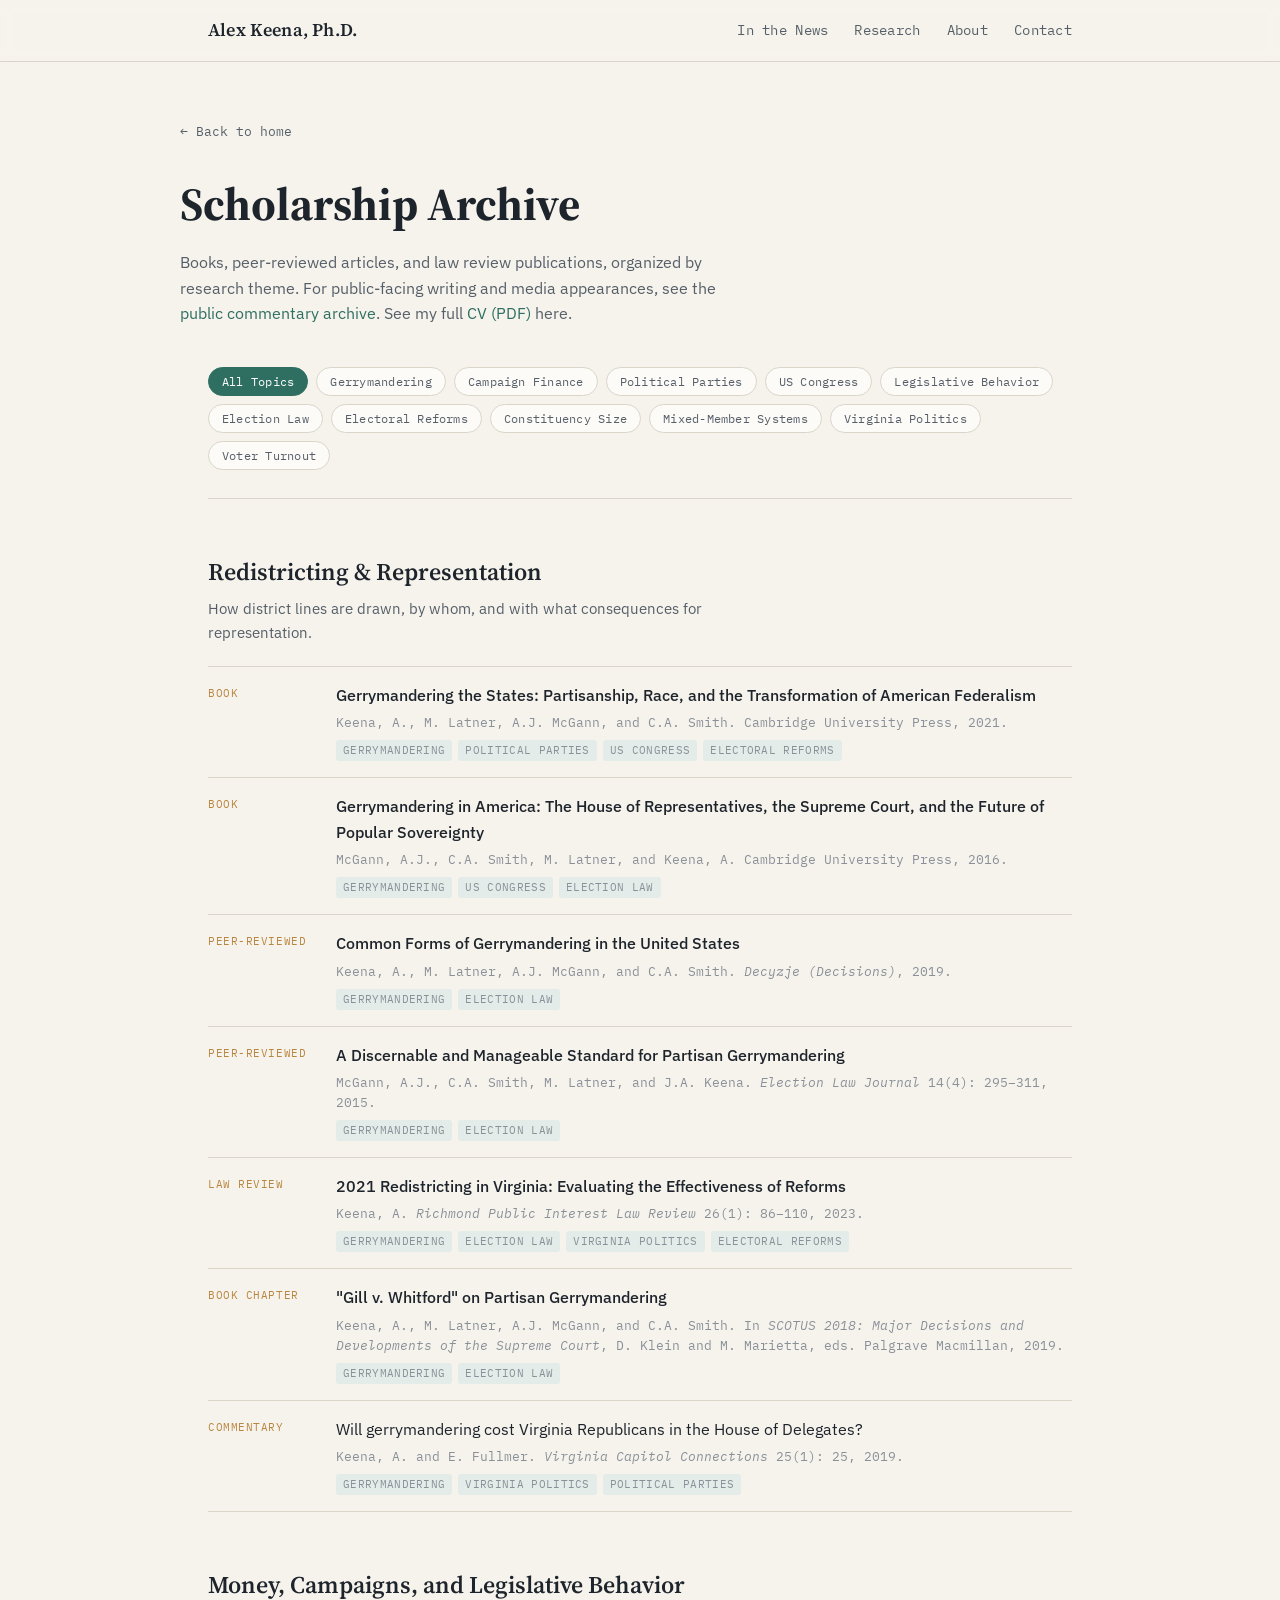
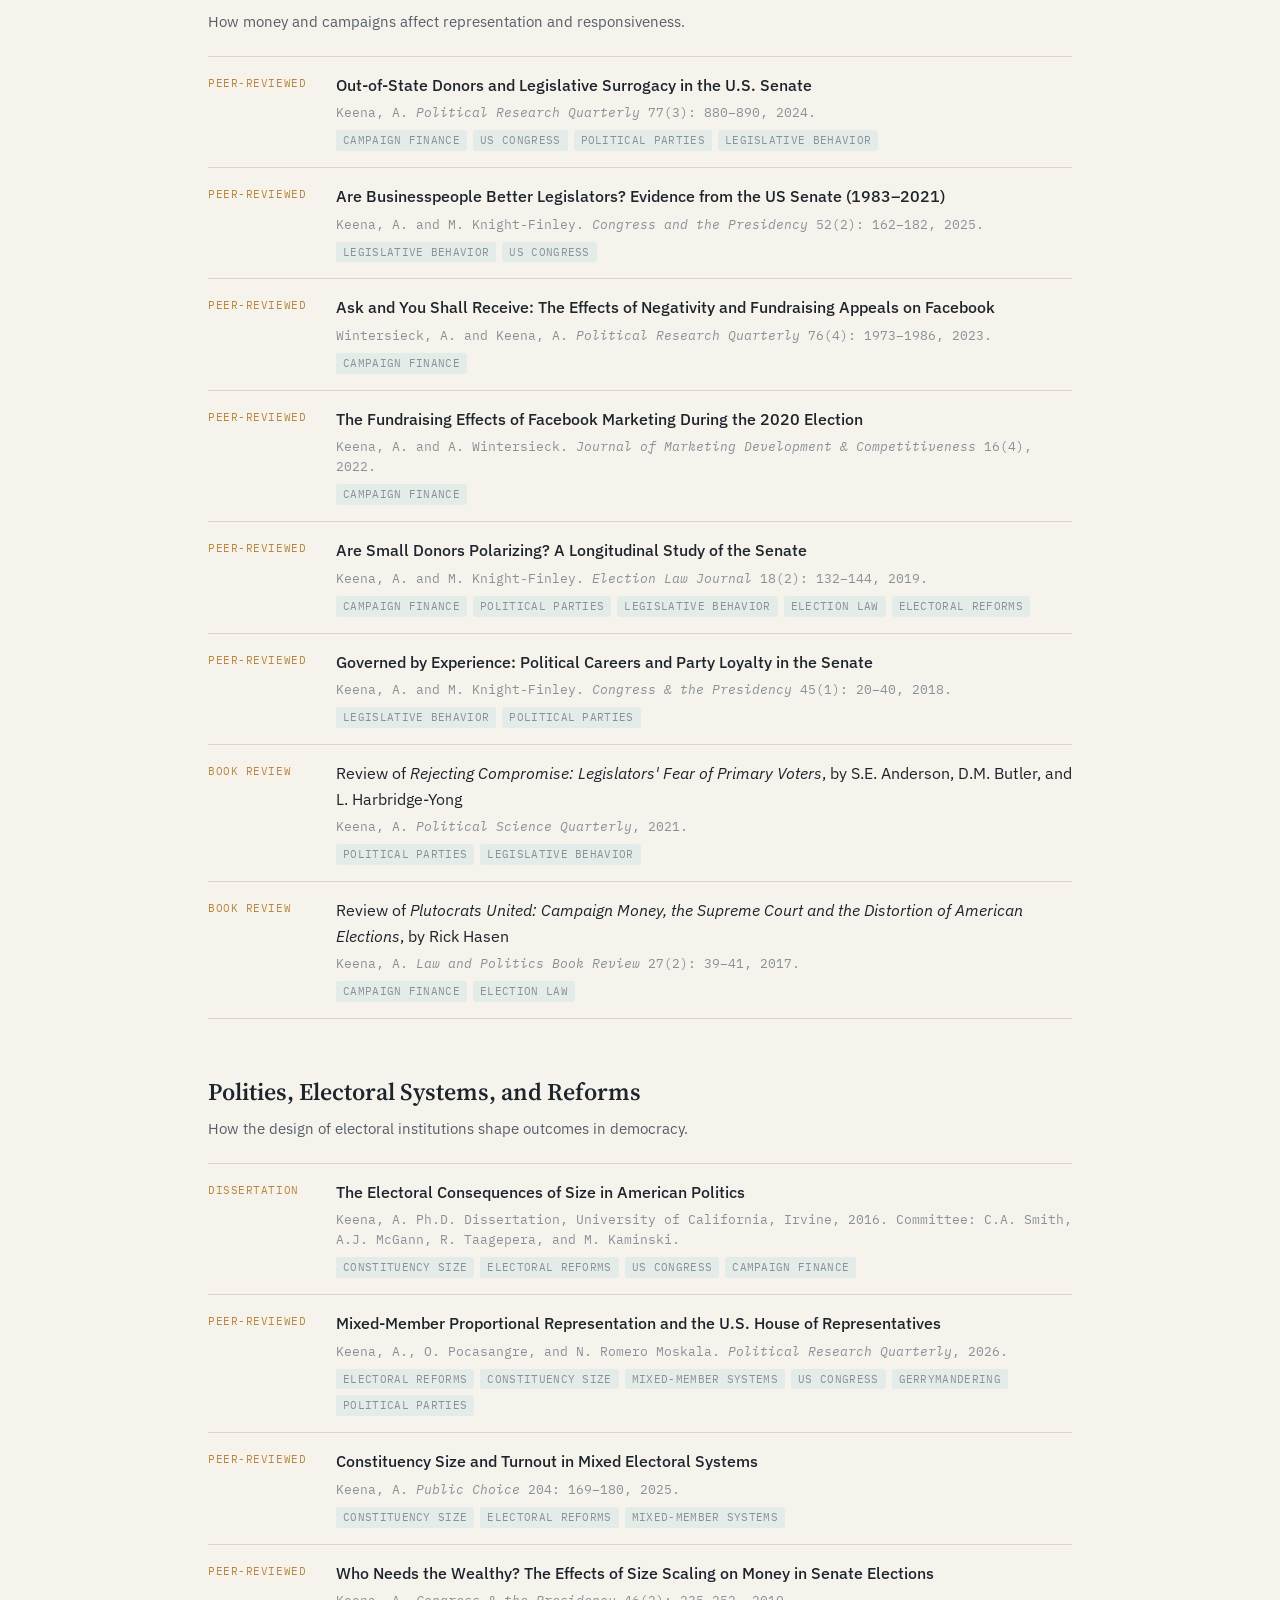
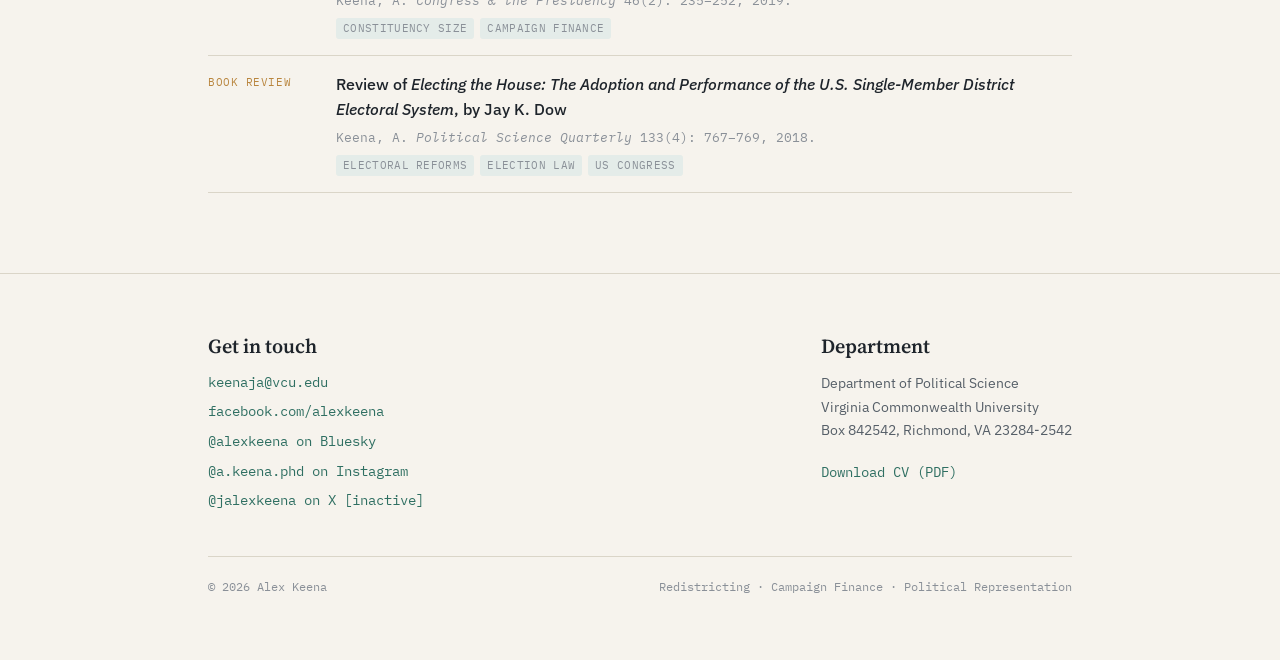
<file: scholarship.html>
<!DOCTYPE html>
<html lang="en">
<head>
<meta charset="UTF-8">
<meta name="viewport" content="width=device-width, initial-scale=1.0">
<title>Scholarship Archive — Alex Keena</title>
<meta name="description" content="Full list of Alex Keena's books, peer-reviewed articles, and law review publications, organized by research theme.">
<link rel="preconnect" href="https://fonts.googleapis.com">
<link rel="preconnect" href="https://fonts.gstatic.com" crossorigin>
<link href="https://fonts.googleapis.com/css2?family=Source+Serif+4:ital,opsz,wght@0,8..60,400;0,8..60,500;0,8..60,600;0,8..60,700;1,8..60,500&family=IBM+Plex+Sans:wght@400;500;600&family=IBM+Plex+Mono:wght@400;500&display=swap" rel="stylesheet">
<link rel="stylesheet" href="style.css">
</head>
<body>

<header class="site-nav">
  <div class="nav-inner">
    <div class="nav-name">Alex Keena, Ph.D.</div>
    <button class="nav-toggle" id="navToggle" aria-label="Toggle menu" aria-expanded="false">
      <svg viewBox="0 0 24 24" fill="none" stroke-width="2"><line x1="3" y1="6" x2="21" y2="6"/><line x1="3" y1="12" x2="21" y2="12"/><line x1="3" y1="18" x2="21" y2="18"/></svg>
    </button>
    <nav class="links" id="navLinks">
      <a href="archive.html">In the News</a>
      <a href="scholarship.html">Research</a>
      <a href="index.html#about">About</a>
      <a href="index.html#contact">Contact</a>
    </nav>
  </div>
</header>

<div class="wrap archive-header">
  <a class="back-link" href="index.html">← Back to home</a>
  <h1>Scholarship Archive</h1>
  <p>Books, peer-reviewed articles, and law review publications, organized by research theme. For public-facing writing and media appearances, see the <a href="archive.html">public commentary archive</a>. See my full <a href="https://drive.google.com/file/d/118q1OShhWem_gpehyqq2FQOrkwC8231Q/view" target="_blank" rel="noopener">CV (PDF)</a> here.</p>
</div>

<div class="wrap" style="padding-bottom: 80px;">

  <div class="keyword-filter-bar" id="keywordFilterBar">
    <button class="keyword-chip active" data-keyword="">All Topics</button>
    <button class="keyword-chip" data-keyword="Gerrymandering">Gerrymandering</button>
    <button class="keyword-chip" data-keyword="Campaign Finance">Campaign Finance</button>
    <button class="keyword-chip" data-keyword="Political Parties">Political Parties</button>
    <button class="keyword-chip" data-keyword="US Congress">US Congress</button>
    <button class="keyword-chip" data-keyword="Legislative Behavior">Legislative Behavior</button>
    <button class="keyword-chip" data-keyword="Election Law">Election Law</button>
    <button class="keyword-chip" data-keyword="Electoral Reforms">Electoral Reforms</button>
    <button class="keyword-chip" data-keyword="Constituency Size">Constituency Size</button>
    <button class="keyword-chip" data-keyword="Mixed-Member Systems">Mixed-Member Systems</button>
    <button class="keyword-chip" data-keyword="Virginia Politics">Virginia Politics</button>
    <button class="keyword-chip" data-keyword="Turnout">Voter Turnout</button>
  </div>

  <div class="theme-section">
    <h2 class="theme-heading">Redistricting &amp; Representation</h2>
    <p class="theme-desc">How district lines are drawn, by whom, and with what consequences for representation.</p>
    <div class="pub-list">
      <div class="pub-item" data-keywords="Gerrymandering,Political Parties,US Congress,Electoral Reforms">
        <div class="pub-type">Book</div>
        <div class="pub-main">
          <a href="https://doi.org/10.1017/9781108995849" target="_blank" rel="noopener">Gerrymandering the States: Partisanship, Race, and the Transformation of American Federalism</a>
          <div class="pub-cite">Keena, A., M. Latner, A.J. McGann, and C.A. Smith. Cambridge University Press, 2021.</div>
        <div class="pub-keywords"><span class="pub-keyword-tag">Gerrymandering</span><span class="pub-keyword-tag">Political Parties</span><span class="pub-keyword-tag">US Congress</span><span class="pub-keyword-tag">Electoral Reforms</span></div></div>
      </div>
      <div class="pub-item" data-keywords="Gerrymandering,US Congress,Election Law">
        <div class="pub-type">Book</div>
        <div class="pub-main">
          <a href="https://doi.org/10.1017/CBO9781316534342" target="_blank" rel="noopener">Gerrymandering in America: The House of Representatives, the Supreme Court, and the Future of Popular Sovereignty</a>
          <div class="pub-cite">McGann, A.J., C.A. Smith, M. Latner, and Keena, A. Cambridge University Press, 2016.</div>
        <div class="pub-keywords"><span class="pub-keyword-tag">Gerrymandering</span><span class="pub-keyword-tag">US Congress</span><span class="pub-keyword-tag">Election Law</span></div></div>
      </div>
      <div class="pub-item" data-keywords="Gerrymandering,Election Law">
        <div class="pub-type">Peer-Reviewed</div>
        <div class="pub-main">
          <a href="https://doi.org/10.7206/DEC.1733-0092.130" target="_blank" rel="noopener">Common Forms of Gerrymandering in the United States</a>
          <div class="pub-cite">Keena, A., M. Latner, A.J. McGann, and C.A. Smith. <em>Decyzje (Decisions)</em>, 2019.</div>
        <div class="pub-keywords"><span class="pub-keyword-tag">Gerrymandering</span><span class="pub-keyword-tag">Election Law</span></div></div>
      </div>
      <div class="pub-item" data-keywords="Gerrymandering,Election Law">
        <div class="pub-type">Peer-Reviewed</div>
        <div class="pub-main">
          <a href="https://doi.org/10.1089/elj.2015.0312" target="_blank" rel="noopener">A Discernable and Manageable Standard for Partisan Gerrymandering</a>
          <div class="pub-cite">McGann, A.J., C.A. Smith, M. Latner, and J.A. Keena. <em>Election Law Journal</em> 14(4): 295–311, 2015.</div>
        <div class="pub-keywords"><span class="pub-keyword-tag">Gerrymandering</span><span class="pub-keyword-tag">Election Law</span></div></div>
      </div>
      <div class="pub-item" data-keywords="Gerrymandering,Election Law,Virginia Politics,Electoral Reforms">
        <div class="pub-type">Law Review</div>
        <div class="pub-main">
          <a href="https://scholarship.richmond.edu/pilr/vol26/iss1/6/" target="_blank" rel="noopener">2021 Redistricting in Virginia: Evaluating the Effectiveness of Reforms</a>
          <div class="pub-cite">Keena, A. <em>Richmond Public Interest Law Review</em> 26(1): 86–110, 2023.</div>
        <div class="pub-keywords"><span class="pub-keyword-tag">Gerrymandering</span><span class="pub-keyword-tag">Election Law</span><span class="pub-keyword-tag">Virginia Politics</span><span class="pub-keyword-tag">Electoral Reforms</span></div></div>
      </div>
      <div class="pub-item" data-keywords="Gerrymandering,Election Law">
        <div class="pub-type">Book Chapter</div>
        <div class="pub-main">
          <a href="https://doi.org/10.1007/978-3-030-11255-4" target="_blank" rel="noopener">"Gill v. Whitford" on Partisan Gerrymandering</a>
          <div class="pub-cite">Keena, A., M. Latner, A.J. McGann, and C.A. Smith. In <em>SCOTUS 2018: Major Decisions and Developments of the Supreme Court</em>, D. Klein and M. Marietta, eds. Palgrave Macmillan, 2019.</div>
          <div class="pub-keywords"><span class="pub-keyword-tag">Gerrymandering</span><span class="pub-keyword-tag">Election Law</span></div>
        </div>
      </div>
      <div class="pub-item" data-keywords="Gerrymandering,Virginia Politics,Political Parties">
        <div class="pub-type">Commentary</div>
        <div class="pub-main">
          <span>Will gerrymandering cost Virginia Republicans in the House of Delegates?</span>
          <div class="pub-cite">Keena, A. and E. Fullmer. <em>Virginia Capitol Connections</em> 25(1): 25, 2019.</div>
        <div class="pub-keywords"><span class="pub-keyword-tag">Gerrymandering</span><span class="pub-keyword-tag">Virginia Politics</span><span class="pub-keyword-tag">Political Parties</span></div></div>
      </div>
    </div>
  </div>

  <div class="theme-section">
    <h2 class="theme-heading">Money, Campaigns, and Legislative Behavior</h2>
    <p class="theme-desc">How money and campaigns affect representation and responsiveness.</p>
    <div class="pub-list">
      <div class="pub-item" data-keywords="Campaign Finance,US Congress,Political Parties,Legislative Behavior">
        <div class="pub-type">Peer-Reviewed</div>
        <div class="pub-main">
          <a href="https://doi.org/10.1177/10659129241249171" target="_blank" rel="noopener">Out-of-State Donors and Legislative Surrogacy in the U.S. Senate</a>
          <div class="pub-cite">Keena, A. <em>Political Research Quarterly</em> 77(3): 880–890, 2024.</div>
        <div class="pub-keywords"><span class="pub-keyword-tag">Campaign Finance</span><span class="pub-keyword-tag">US Congress</span><span class="pub-keyword-tag">Political Parties</span><span class="pub-keyword-tag">Legislative Behavior</span></div></div>
      </div>
      <div class="pub-item" data-keywords="Legislative Behavior,US Congress">
        <div class="pub-type">Peer-Reviewed</div>
        <div class="pub-main">
          <a href="https://doi.org/10.1080/07343469.2024.2445296" target="_blank" rel="noopener">Are Businesspeople Better Legislators? Evidence from the US Senate (1983–2021)</a>
          <div class="pub-cite">Keena, A. and M. Knight-Finley. <em>Congress and the Presidency</em> 52(2): 162–182, 2025.</div>
        <div class="pub-keywords"><span class="pub-keyword-tag">Legislative Behavior</span><span class="pub-keyword-tag">US Congress</span></div></div>
      </div>
      <div class="pub-item" data-keywords="Campaign Finance">
        <div class="pub-type">Peer-Reviewed</div>
        <div class="pub-main">
          <a href="https://doi.org/10.1177/10659129231186414" target="_blank" rel="noopener">Ask and You Shall Receive: The Effects of Negativity and Fundraising Appeals on Facebook</a>
          <div class="pub-cite">Wintersieck, A. and Keena, A. <em>Political Research Quarterly</em> 76(4): 1973–1986, 2023.</div>
        <div class="pub-keywords"><span class="pub-keyword-tag">Campaign Finance</span></div></div>
      </div>
      <div class="pub-item" data-keywords="Campaign Finance">
        <div class="pub-type">Peer-Reviewed</div>
        <div class="pub-main">
          <a href="https://doi.org/10.33423/jmdc.v16i4.5734" target="_blank" rel="noopener">The Fundraising Effects of Facebook Marketing During the 2020 Election</a>
          <div class="pub-cite">Keena, A. and A. Wintersieck. <em>Journal of Marketing Development &amp; Competitiveness</em> 16(4), 2022.</div>
        <div class="pub-keywords"><span class="pub-keyword-tag">Campaign Finance</span></div></div>
      </div>
      <div class="pub-item" data-keywords="Campaign Finance,Political Parties,Legislative Behavior,Election Law,Electoral Reforms">
        <div class="pub-type">Peer-Reviewed</div>
        <div class="pub-main">
          <a href="https://doi.org/10.1089/elj.2018.0498" target="_blank" rel="noopener">Are Small Donors Polarizing? A Longitudinal Study of the Senate</a>
          <div class="pub-cite">Keena, A. and M. Knight-Finley. <em>Election Law Journal</em> 18(2): 132–144, 2019.</div>
        <div class="pub-keywords"><span class="pub-keyword-tag">Campaign Finance</span><span class="pub-keyword-tag">Political Parties</span><span class="pub-keyword-tag">Legislative Behavior</span><span class="pub-keyword-tag">Election Law</span><span class="pub-keyword-tag">Electoral Reforms</span></div></div>
      </div>
      <div class="pub-item" data-keywords="Legislative Behavior,Political Parties">
        <div class="pub-type">Peer-Reviewed</div>
        <div class="pub-main">
          <a href="https://doi.org/10.1080/07343469.2017.1401019" target="_blank" rel="noopener">Governed by Experience: Political Careers and Party Loyalty in the Senate</a>
          <div class="pub-cite">Keena, A. and M. Knight-Finley. <em>Congress &amp; the Presidency</em> 45(1): 20–40, 2018.</div>
        <div class="pub-keywords"><span class="pub-keyword-tag">Legislative Behavior</span><span class="pub-keyword-tag">Political Parties</span></div></div>
      </div>
      <div class="pub-item" data-keywords="Political Parties,Legislative Behavior">
        <div class="pub-type">Book Review</div>
        <div class="pub-main">
          <span>Review of <em>Rejecting Compromise: Legislators' Fear of Primary Voters</em>, by S.E. Anderson, D.M. Butler, and L. Harbridge-Yong</span>
          <div class="pub-cite">Keena, A. <em>Political Science Quarterly</em>, 2021.</div>
        <div class="pub-keywords"><span class="pub-keyword-tag">Political Parties</span><span class="pub-keyword-tag">Legislative Behavior</span></div></div>
      </div>
      <div class="pub-item" data-keywords="Campaign Finance,Election Law">
        <div class="pub-type">Book Review</div>
        <div class="pub-main">
          <span>Review of <em>Plutocrats United: Campaign Money, the Supreme Court and the Distortion of American Elections</em>, by Rick Hasen</span>
          <div class="pub-cite">Keena, A. <em>Law and Politics Book Review</em> 27(2): 39–41, 2017.</div>
        <div class="pub-keywords"><span class="pub-keyword-tag">Campaign Finance</span><span class="pub-keyword-tag">Election Law</span></div></div>
      </div>
    </div>
  </div>

  <div class="theme-section">
    <h2 class="theme-heading">Polities, Electoral Systems, and Reforms</h2>
    <p class="theme-desc">How the design of electoral institutions shape outcomes in democracy.</p>
    <div class="pub-list">
      <div class="pub-item" data-keywords="Constituency Size,Turnout,US Congress,Campaign Finance,Electoral Reforms">
        <div class="pub-type">Dissertation</div>
        <div class="pub-main">
          <a href="https://escholarship.org/uc/item/84j744h3" target="_blank" rel="noopener">The Electoral Consequences of Size in American Politics</a>
          <div class="pub-cite">Keena, A. Ph.D. Dissertation, University of California, Irvine, 2016. Committee: C.A. Smith, A.J. McGann, R. Taagepera, and M. Kaminski.</div>
        <div class="pub-keywords"><span class="pub-keyword-tag">Constituency Size</span><span class="pub-keyword-tag">Electoral Reforms</span><span class="pub-keyword-tag">US Congress</span><span class="pub-keyword-tag">Campaign Finance</span></div></div>
      </div>
      <div class="pub-item" data-keywords="Electoral Reforms,Constituency Size,Mixed-Member Systems,US Congress,Gerrymandering,Political Parties">
        <div class="pub-type">Peer-Reviewed</div>
        <div class="pub-main">
          <a href="https://doi.org/10.1177/10659129261444345" target="_blank" rel="noopener">Mixed-Member Proportional Representation and the U.S. House of Representatives</a>
          <div class="pub-cite">Keena, A., O. Pocasangre, and N. Romero Moskala. <em>Political Research Quarterly</em>, 2026.</div>
        <div class="pub-keywords"><span class="pub-keyword-tag">Electoral Reforms</span><span class="pub-keyword-tag">Constituency Size</span><span class="pub-keyword-tag">Mixed-Member Systems</span><span class="pub-keyword-tag">US Congress</span><span class="pub-keyword-tag">Gerrymandering</span><span class="pub-keyword-tag">Political Parties</span></div></div>
      </div>
      <div class="pub-item" data-keywords="Constituency Size,Turnout,Electoral Reforms,Mixed-Member Systems">
        <div class="pub-type">Peer-Reviewed</div>
        <div class="pub-main">
          <a href="https://doi.org/10.1007/s11127-025-01274-5" target="_blank" rel="noopener">Constituency Size and Turnout in Mixed Electoral Systems</a>
          <div class="pub-cite">Keena, A. <em>Public Choice</em> 204: 169–180, 2025.</div>
        <div class="pub-keywords"><span class="pub-keyword-tag">Constituency Size</span><span class="pub-keyword-tag">Electoral Reforms</span><span class="pub-keyword-tag">Mixed-Member Systems</span></div></div>
      </div>
      <div class="pub-item" data-keywords="Constituency Size,Campaign Finance">
        <div class="pub-type">Peer-Reviewed</div>
        <div class="pub-main">
          <a href="https://doi.org/10.1080/07343469.2019.1572673" target="_blank" rel="noopener">Who Needs the Wealthy? The Effects of Size Scaling on Money in Senate Elections</a>
          <div class="pub-cite">Keena, A. <em>Congress &amp; the Presidency</em> 46(2): 235–252, 2019.</div>
        <div class="pub-keywords"><span class="pub-keyword-tag">Constituency Size</span><span class="pub-keyword-tag">Campaign Finance</span></div></div>
      </div>
      <div class="pub-item" data-keywords="Electoral Reforms,Election Law,US Congress">
        <div class="pub-type">Book Review</div>
        <div class="pub-main">
          <a href="https://doi.org/10.1002/polq.12850" target="_blank" rel="noopener">Review of <em>Electing the House: The Adoption and Performance of the U.S. Single-Member District Electoral System</em>, by Jay K. Dow</a>
          <div class="pub-cite">Keena, A. <em>Political Science Quarterly</em> 133(4): 767–769, 2018.</div>
        <div class="pub-keywords"><span class="pub-keyword-tag">Electoral Reforms</span><span class="pub-keyword-tag">Election Law</span><span class="pub-keyword-tag">US Congress</span></div></div>
      </div>
    </div>
  </div>

</div>

<footer id="contact">
  <div class="wrap">
    <div class="footer-grid">
      <div>
        <div class="ftitle">Get in touch</div>
        <div class="footer-links">
          <a href="mailto:keenaja@vcu.edu">keenaja@vcu.edu</a>
          <a href="https://facebook.com/alexkeena" target="_blank" rel="noopener">facebook.com/alexkeena</a>
          <a href="https://bsky.app/profile/alexkeena.bsky.social" target="_blank" rel="noopener">@alexkeena on Bluesky</a>
          <a href="https://instagram.com/a.keena.phd" target="_blank" rel="noopener">@a.keena.phd on Instagram</a>
          <a href="https://twitter.com/jalexkeena" target="_blank" rel="noopener">@jalexkeena on X [inactive]</a>
         
        </div>
      </div>
      <div>
        <div class="ftitle">Department</div>
        <address>
          Department of Political Science<br>
          Virginia Commonwealth University<br>
          Box 842542, Richmond, VA 23284-2542
        </address>
        <p/>
         <a href="https://drive.google.com/file/d/118q1OShhWem_gpehyqq2FQOrkwC8231Q/view" target="_blank" rel="noopener">Download CV (PDF)</a>
      </div>
    </div>
    <div class="footer-bottom">
      <span>© <span id="year"></span> Alex Keena</span>
      <span>Redistricting · Campaign Finance · Political Representation</span>
    </div>
  </div>
</footer>

<script>
  document.getElementById('year').textContent = new Date().getFullYear();
  const toggle = document.getElementById('navToggle');
  const links = document.getElementById('navLinks');
  toggle.addEventListener('click', () => {
    const open = links.classList.toggle('open');
    toggle.setAttribute('aria-expanded', open ? 'true' : 'false');
  });
  links.querySelectorAll('a').forEach(a => a.addEventListener('click', () => {
    links.classList.remove('open');
    toggle.setAttribute('aria-expanded', 'false');
  }));

  const chips = document.querySelectorAll('.keyword-chip');
  const pubItems = document.querySelectorAll('.pub-item');
  const themeSections = document.querySelectorAll('.theme-section');

  chips.forEach(chip => {
    chip.addEventListener('click', () => {
      chips.forEach(c => c.classList.remove('active'));
      chip.classList.add('active');
      const keyword = chip.dataset.keyword;

      pubItems.forEach(item => {
        if (!keyword) {
          item.classList.remove('is-hidden');
        } else {
          const kws = (item.dataset.keywords || '').split(',');
          item.classList.toggle('is-hidden', !kws.includes(keyword));
        }
      });

      themeSections.forEach(section => {
        const visibleCount = section.querySelectorAll('.pub-item:not(.is-hidden)').length;
        section.classList.toggle('is-hidden', visibleCount === 0);
      });
    });
  });
</script>

</body>
</html>
</file>
<file: style.css>
:root{
    --bg: #F6F3ED;
    --bg-card: #FCFBF8;
    --ink: #1E242B;
    --ink-soft: #565F68;
    --ink-faint: #8A9098;
    --line: #DAD5C8;
    --accent: #2F6F62;
    --accent-soft: #E4ECE9;
    --brass: #B9863F;
    --max: 920px;
    --font-display: 'Source Serif 4', Georgia, serif;
    --font-body: 'IBM Plex Sans', -apple-system, sans-serif;
    --font-mono: 'IBM Plex Mono', monospace;
  }

  *{ box-sizing: border-box; }
  html{ scroll-behavior: smooth; }
  body{
    margin:0;
    background: var(--bg);
    color: var(--ink);
    font-family: var(--font-body);
    font-size: 16px;
    line-height: 1.6;
    -webkit-font-smoothing: antialiased;
  }
  @media (prefers-reduced-motion: reduce){
    html{ scroll-behavior: auto; }
    *{ animation-duration: 0.01ms !important; animation-iteration-count: 1 !important; transition-duration: 0.01ms !important; }
  }

  a{ color: var(--accent); text-decoration: none; }
  a:hover{ text-decoration: underline; }
  a:focus-visible, button:focus-visible{
    outline: 2px solid var(--accent);
    outline-offset: 3px;
    border-radius: 2px;
  }

  .wrap{ max-width: var(--max); margin: 0 auto; padding: 0 28px; }

  .eyebrow{
    font-family: var(--font-mono);
    font-size: 12.5px;
    letter-spacing: 0.12em;
    text-transform: uppercase;
    color: var(--accent);
    display:flex;
    align-items:center;
    gap: 10px;
    margin-bottom: 18px;
  }
  .eyebrow::before{
    content:"";
    width: 18px;
    height: 1px;
    background: var(--accent);
    display:inline-block;
  }

  /* ---------- NAV ---------- */
  header.site-nav{
    position: sticky; top:0; z-index: 50;
    background: rgba(246,243,237,0.92);
    backdrop-filter: blur(6px);
    border-bottom: 1px solid var(--line);
  }
  .nav-inner{
    max-width: var(--max); margin: 0 auto; padding: 16px 28px;
    display:flex; align-items:center; justify-content:space-between;
  }
  .nav-name{
    font-family: var(--font-display);
    font-weight: 600;
    font-size: 18px;
    letter-spacing: 0.01em;
  }
  nav.links{ display:flex; gap: 26px; }
  nav.links a{
    color: var(--ink-soft);
    font-size: 14px;
    font-family: var(--font-mono);
    letter-spacing: 0.02em;
  }
  nav.links a:hover{ color: var(--accent); text-decoration: none; }
  .nav-toggle{ display:none; background:none; border:none; cursor:pointer; padding:8px; }
  .nav-toggle svg{ width:22px; height:22px; stroke: var(--ink); }

  @media (max-width: 640px){
    nav.links{
      position:absolute; top:100%; left:0; right:0;
      flex-direction:column; background: var(--bg-card);
      border-bottom: 1px solid var(--line);
      padding: 10px 28px 18px; gap: 14px;
      display:none;
    }
    nav.links.open{ display:flex; }
    .nav-toggle{ display:block; }
  }

  /* ---------- HERO ---------- */
  .hero{
    position: relative;
    padding: 84px 0 96px;
    overflow: hidden;
  }
  .hero-line-svg{
    position:absolute; inset:0;
    width:100%; height:100%;
    z-index:0;
    opacity: 0.55;
  }
  .hero-line-svg path{
    fill:none;
    stroke: var(--accent);
    stroke-width: 1.2;
    stroke-linecap: round;
    stroke-dasharray: 2000;
    stroke-dashoffset: 2000;
    animation: draw 2.6s ease-out forwards;
  }
  .hero-line-svg path.p2{ stroke: var(--brass); animation-delay: .25s; opacity:.7;}
  .hero-line-svg path.p3{ stroke: var(--ink-faint); animation-delay: .5s; opacity:.5;}
  @keyframes draw{ to{ stroke-dashoffset: 0; } }

  .hero-content{ position:relative; z-index:1; max-width: 640px; }
  .hero h1{
    font-family: var(--font-display);
    font-weight: 700;
    font-size: clamp(42px, 7vw, 64px);
    line-height: 1.04;
    margin: 0 0 6px;
    letter-spacing: -0.01em;
  }
  .hero .role{
    font-family: var(--font-mono);
    font-size: 14px;
    color: var(--ink-soft);
    letter-spacing: 0.03em;
    margin-bottom: 30px;
  }
  .role .cv-inline{
    color: var(--accent);
    border-bottom: 1px dotted var(--accent);
  }
  .role .cv-inline:hover{ text-decoration: none; border-bottom-style: solid; }
  .hero p.lede{
    font-size: 19px;
    color: var(--ink-soft);
    max-width: 540px;
    margin: 0;
  }
  .hero p.lede em{ color: var(--ink); font-style: italic; }

  .cta-row{ display:flex; flex-wrap:wrap; gap: 14px; }
  .btn{
    font-family: var(--font-mono);
    font-size: 13.5px;
    letter-spacing: 0.03em;
    padding: 11px 18px;
    border: 1px solid var(--ink);
    border-radius: 2px;
    color: var(--ink);
    transition: background .15s ease, color .15s ease;
  }
  .btn:hover{ background: var(--ink); color: var(--bg); text-decoration:none; }
  .btn.primary{ background: var(--accent); border-color: var(--accent); color: #fff; }
  .btn.primary:hover{ background: #244f46; border-color:#244f46; color:#fff; }

  /* ---------- SECTION DIVIDER ---------- */
  .divider{ width:100%; overflow:hidden; line-height:0; }
  .divider svg{ width:100%; height:14px; display:block; }
  .divider path{ fill:none; stroke: var(--line); stroke-width:1; }

  section{ padding: 72px 0; }
  section.alt{ background: var(--bg-card); border-top:1px solid var(--line); border-bottom:1px solid var(--line); }

  h2.section-title{
    font-family: var(--font-display);
    font-weight: 600;
    font-size: clamp(26px, 4vw, 34px);
    margin: 0 0 36px;
    max-width: 560px;
  }

  /* ---------- COMMENTARY LIST ---------- */
  .commentary-list{ display:flex; flex-direction:column; }
  .commentary-item{
    display:grid;
    grid-template-columns: 160px 1fr auto;
    gap: 20px;
    align-items: baseline;
    padding: 20px 0;
    border-top: 1px solid var(--line);
  }
  .commentary-item:last-child{ border-bottom: 1px solid var(--line); }
  .commentary-meta{
    font-family: var(--font-mono);
    font-size: 12.5px;
    color: var(--ink-faint);
    line-height: 1.5;
  }
  .commentary-meta .outlet{
    color: var(--accent);
    font-weight: 500;
    display:block;
    margin-bottom: 3px;
  }
  .commentary-desc{ font-size: 15.5px; color: var(--ink); }
  .commentary-link{
    font-family: var(--font-mono);
    font-size: 13px;
    white-space: nowrap;
  }
  @media (max-width: 640px){
    .commentary-item{ grid-template-columns: 1fr; gap: 6px; }
    .commentary-link{ margin-top:4px; }
  }

  .more-link{ margin-top: 34px; display:inline-block; font-family: var(--font-mono); font-size: 13.5px; }

  .press-strip{
    margin-top: 44px;
    padding-top: 30px;
    border-top: 1px dashed var(--line);
  }
  .press-strip .eyebrow{ margin-bottom: 16px; }
  .press-tags{
    display:flex; flex-wrap: wrap; gap: 10px;
  }
  .press-tags a{
    font-family: var(--font-mono);
    font-size: 12.5px;
    letter-spacing: 0.02em;
    color: var(--ink-soft);
    border: 1px solid var(--line);
    border-radius: 999px;
    padding: 7px 14px;
    background: var(--bg-card);
    transition: border-color .15s ease, color .15s ease;
  }
  .press-tags a:hover{
    color: var(--accent);
    border-color: var(--accent);
    text-decoration: none;
  }

  /* ---------- RESEARCH ---------- */
  .research-grid{
    display:grid;
    grid-template-columns: repeat(3, 1fr);
    gap: 1px;
    background: var(--line);
    border: 1px solid var(--line);
  }
  .research-card{
    background: var(--bg-card);
    padding: 30px 26px;
  }
  .research-card h3{
    font-family: var(--font-display);
    font-size: 19px;
    font-weight: 600;
    margin: 0 0 10px;
  }
  .research-card p{
    font-size: 14.5px;
    color: var(--ink-soft);
    margin: 0 0 16px;
  }
  .research-card ul{ list-style:none; padding:0; margin:0; font-size: 13.5px; }
  .research-card li{ margin-bottom: 8px; }
  .research-card li a{ color: var(--ink); border-bottom: 1px dotted var(--ink-faint); }
  .research-card li a:hover{ color: var(--accent); border-color: var(--accent); }
  @media (max-width: 760px){
    .research-grid{ grid-template-columns: 1fr; }
  }

  /* ---------- ABOUT ---------- */
  .about-layout{
    display:grid;
    grid-template-columns: 200px 1fr;
    gap: 44px;
    align-items: start;
  }
  .about-photo{
    width: 100%;
    aspect-ratio: 4/5;
    border: 1px solid var(--line);
    border-radius: 2px;
    overflow: hidden;
  }
  .about-photo img{
    width: 100%; height: 100%;
    object-fit: cover;
    display: block;
    filter: grayscale(8%);
  }
  .about-text p{ font-size: 16px; color: var(--ink-soft); margin: 0 0 18px; }
  .about-text strong{ color: var(--ink); }
  .credentials{
    font-family: var(--font-mono);
    font-size: 13px;
    color: var(--ink-soft);
    border-top: 1px solid var(--line);
    margin-top: 24px;
    padding-top: 20px;
    display:grid; gap: 8px;
  }
  .credentials span.label{ color: var(--ink-faint); display:inline-block; width: 120px; }
  .media-note{
    margin-top: 28px;
    padding: 18px 20px;
    background: var(--accent-soft);
    border-left: 2px solid var(--accent);
    font-size: 14.5px;
  }
  @media (max-width: 640px){
    .about-layout{ grid-template-columns: 1fr; }
    .about-photo{ max-width: 160px; }
  }

  /* ---------- FOOTER ---------- */
  footer{
    padding: 56px 0 64px;
    border-top: 1px solid var(--line);
  }
  .footer-grid{
    display:flex; flex-wrap:wrap; justify-content:space-between; gap: 32px;
  }
  footer .ftitle{
    font-family: var(--font-display); font-size: 20px; font-weight:600; margin-bottom: 10px;
  }
  footer address{ font-style:normal; font-size: 14px; color: var(--ink-soft); line-height:1.7; }
  footer a{ font-family: var(--font-mono); font-size: 13.5px; }
  .footer-links{ display:flex; flex-direction:column; gap: 8px; }
  .footer-bottom{
    margin-top: 44px; padding-top: 20px; border-top: 1px solid var(--line);
    font-family: var(--font-mono); font-size: 12px; color: var(--ink-faint);
    display:flex; justify-content:space-between; flex-wrap:wrap; gap:10px;
  }

  /* ---------- ARCHIVE PAGE ---------- */
  .archive-header{ padding: 56px 0 40px; }
  .archive-header .back-link{
    font-family: var(--font-mono); font-size: 13px; color: var(--ink-soft);
    display:inline-block; margin-bottom: 24px;
  }
  .archive-header h1{
    font-family: var(--font-display); font-weight: 700;
    font-size: clamp(32px, 5vw, 46px); margin: 0 0 10px;
  }
  .archive-header p{ color: var(--ink-soft); font-size: 16px; max-width: 560px; margin:0; }

  .archive-year{
    font-family: var(--font-mono);
    font-size: 13px;
    color: var(--brass);
    letter-spacing: 0.08em;
    margin: 48px 0 4px;
    padding-bottom: 10px;
    border-bottom: 1px solid var(--line);
  }
  .archive-list{ display:flex; flex-direction:column; }
  .archive-item{
    display:grid;
    grid-template-columns: 92px 150px 1fr;
    gap: 16px;
    padding: 13px 0;
    border-bottom: 1px solid var(--line);
    align-items: baseline;
  }
  .archive-item .a-date{
    font-family: var(--font-mono); font-size: 12px; color: var(--ink-faint);
  }
  .archive-item .a-outlet{
    font-family: var(--font-mono); font-size: 12.5px; color: var(--accent); font-weight:500;
  }
  .archive-item .a-title a{ font-size: 14.5px; color: var(--ink); }
  .archive-item .a-title a:hover{ color: var(--accent); }
  @media (max-width: 700px){
    .archive-item{ grid-template-columns: 1fr; gap: 3px; padding: 16px 0; }
  }

  /* ---------- SCHOLARSHIP ARCHIVE PAGE ---------- */
  .theme-section{ margin-top: 54px; }
  .theme-section:first-of-type{ margin-top: 0; }
  .theme-heading{
    font-family: var(--font-display);
    font-weight: 600;
    font-size: 24px;
    margin: 0 0 6px;
  }
  .theme-desc{
    color: var(--ink-soft);
    font-size: 14.5px;
    max-width: 560px;
    margin: 0 0 22px;
  }
  .pub-list{ display:flex; flex-direction:column; }
  .pub-item{
    display:grid;
    grid-template-columns: 110px 1fr;
    gap: 18px;
    padding: 16px 0;
    border-top: 1px solid var(--line);
  }
  .pub-list .pub-item:last-child{ border-bottom: 1px solid var(--line); }
  .pub-type{
    font-family: var(--font-mono);
    font-size: 11px;
    letter-spacing: 0.05em;
    text-transform: uppercase;
    color: var(--brass);
    padding-top: 2px;
  }
  .pub-main a{
    font-size: 15.5px;
    color: var(--ink);
    font-weight: 500;
  }
  .pub-main a:hover{ color: var(--accent); }
  .pub-cite{
    font-family: var(--font-mono);
    font-size: 12.5px;
    color: var(--ink-faint);
    margin-top: 4px;
  }
  @media (max-width: 640px){
    .pub-item{ grid-template-columns: 1fr; gap: 4px; }
  }

  /* ---------- ARCHIVE: OP-ED / INTERVIEW SECTIONS ---------- */
  .commentary-section{ margin-top: 8px; }
  .commentary-section + .commentary-section{ margin-top: 60px; }
  .commentary-section-heading{
    font-family: var(--font-display);
    font-weight: 700;
    font-size: clamp(24px, 3.5vw, 30px);
    margin: 0 0 6px;
  }
  .commentary-section-desc{
    color: var(--ink-soft);
    font-size: 14.5px;
    max-width: 560px;
    margin: 0 0 8px;
  }

  /* ---------- SCHOLARSHIP: KEYWORD FILTER & TAGS ---------- */
  .keyword-filter-bar{
    display:flex; flex-wrap:wrap; gap: 8px;
    margin: 0 0 44px;
    padding-bottom: 28px;
    border-bottom: 1px solid var(--line);
  }
  .keyword-chip{
    font-family: var(--font-mono);
    font-size: 12px;
    letter-spacing: 0.02em;
    color: var(--ink-soft);
    background: var(--bg-card);
    border: 1px solid var(--line);
    border-radius: 999px;
    padding: 6px 13px;
    cursor: pointer;
    transition: all .12s ease;
  }
  .keyword-chip:hover{ border-color: var(--accent); color: var(--accent); }
  .keyword-chip.active{
    background: var(--accent);
    border-color: var(--accent);
    color: #fff;
  }
  .pub-keywords{
    margin-top: 8px;
    display:flex; flex-wrap:wrap; gap: 6px;
  }
  .pub-keyword-tag{
    font-family: var(--font-mono);
    font-size: 10.5px;
    letter-spacing: 0.03em;
    text-transform: uppercase;
    color: var(--ink-faint);
    background: var(--accent-soft);
    border-radius: 3px;
    padding: 2px 7px;
  }
  .pub-item.is-hidden{ display:none; }
  .theme-section.is-hidden{ display:none; }
</file>
